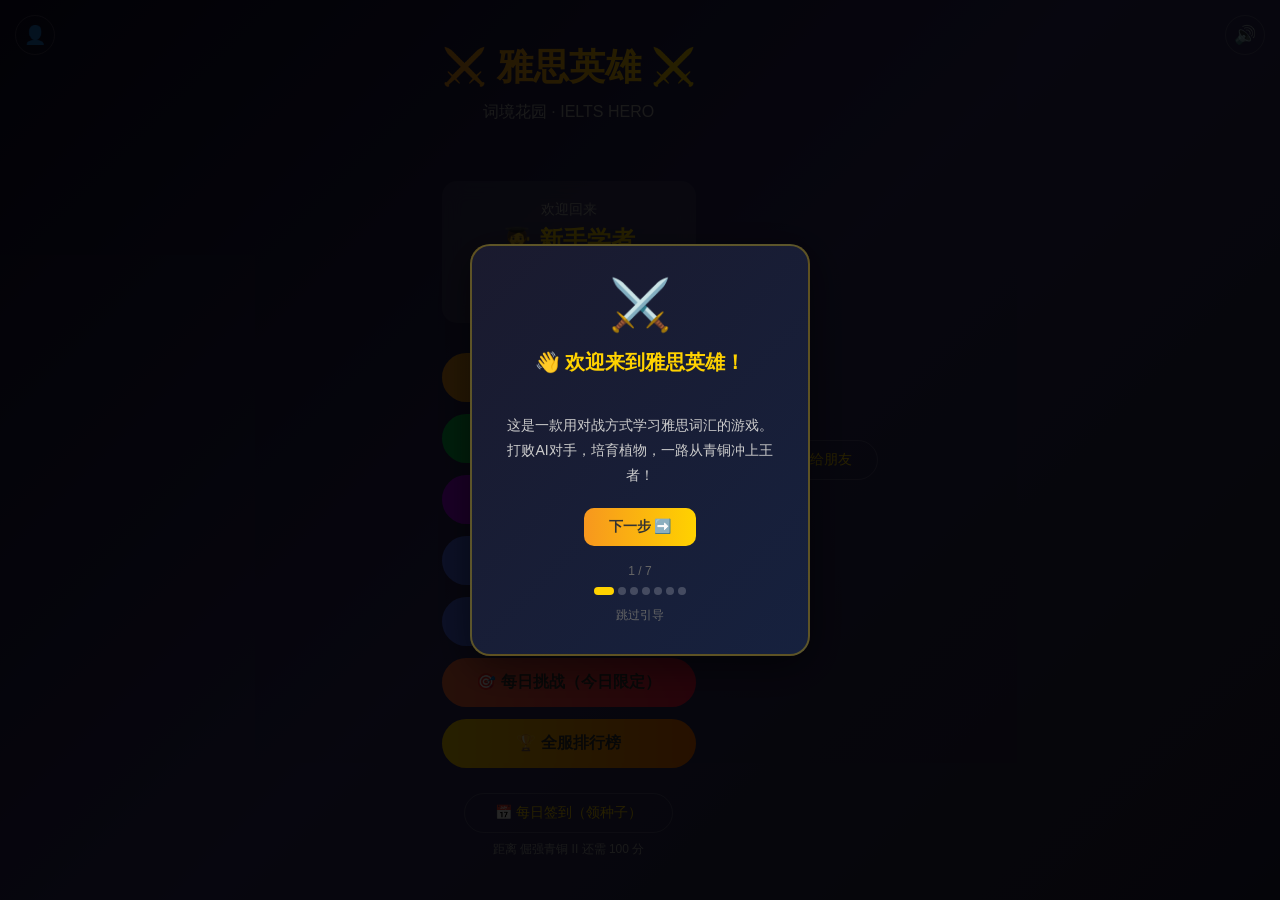
<file: index.html>
<!DOCTYPE html>
<html lang="zh">
<head>
    <meta charset="UTF-8">
    <meta name="viewport" content="width=device-width, initial-scale=1.0, maximum-scale=1.0, user-scalable=no">
    <!-- 添加手机端优化 -->
    <meta name="apple-mobile-web-app-capable" content="yes">
    <meta name="apple-mobile-web-app-status-bar-style" content="black-translucent">
    <meta name="theme-color" content="#302b63">
    <title>雅思英雄·词境花园</title>
    <style>
        /* ===== 基础样式 ===== */
        * {
            margin: 0;
            padding: 0;
            box-sizing: border-box;
        }

        body {
            font-family: 'Microsoft YaHei', sans-serif;
            background: linear-gradient(135deg, #0f0c29, #302b63, #24243e);
            min-height: 100vh;
            display: flex;
            justify-content: center;
            align-items: center;
            color: white;
        }

        .game-container {
            text-align: center;
            padding: 40px;
        }

        h1 {
            font-size: 36px;
            margin-bottom: 10px;
            background: linear-gradient(to right, #f7971e, #ffd200);
            -webkit-background-clip: text;
            -webkit-text-fill-color: transparent;
        }

        .subtitle {
            color: #aaa;
            margin-bottom: 40px;
        }

        .start-btn {
            background: linear-gradient(to right, #f7971e, #ffd200);
            border: none;
            padding: 15px 60px;
            font-size: 20px;
            border-radius: 50px;
            cursor: pointer;
            color: #333;
            font-weight: bold;
            transition: transform 0.2s;
        }

            .start-btn:hover {
                transform: scale(1.1);
            }
    </style>
</head>
<body>
    <div class="game-container">
    <h1>⚔️ 雅思英雄 ⚔️</h1>
    <p class="subtitle">词境花园 · IELTS HERO</p>
    <br>

    <!-- 玩家信息卡 -->
    <div id="playerCard" style="
        background: rgba(255,255,255,0.1);
        border-radius: 15px;
        padding: 20px;
        margin-bottom: 30px;
        backdrop-filter: blur(10px);
    ">
        <p style="font-size:14px; color:#aaa;">欢迎回来</p>
        <h2 id="playerName" style="color:#ffd200; margin:5px 0;">新手学者</h2>
        <p style="color:#aaa;">
            🏅 段位：<span id="playerRank" style="color:#cd7f32;">倔强青铜 I</span>
        </p>
        <p style="color:#aaa;">
            ⭐ 积分：<span id="playerScore" style="color:#ffd200;">0</span> | 
            🌱 植物：<span id="plantCount" style="color:#64dd17;">0</span> 棵
        </p>
    </div>
    <button onclick="toggleSound(); this.textContent = soundEnabled ? '🔊' : '🔇';"
        style="position:fixed; top:15px; right:15px; background:none; border:1px solid rgba(255,255,255,0.2);
        color:white; width:40px; height:40px; border-radius:50%; cursor:pointer; font-size:18px;">
        🔊
    </button>
    <!-- 模式选择 -->
    <div style="display: grid; gap: 12px; max-width: 300px; margin: 0 auto;">
        <button class="start-btn" onclick="location.href='game.html'" style="width:100%; font-size:16px; padding:14px;">
            ⚔️ 词汇对拼
        </button>
        <button class="start-btn" onclick="location.href='plant.html'" style="width:100%; font-size:16px; padding:14px; background:linear-gradient(to right, #00c853, #64dd17);">
            🌱 我的花园
        </button>
        <button class="start-btn" onclick="alert('🚧 排位赛即将开放！')" style="width:100%; font-size:16px; padding:14px; background:linear-gradient(to right, #aa00ff, #e040fb);">
            🏆 排位赛（即将开放）
        </button>
        <button class="start-btn" onclick="location.href='stats.html'" style="width:100%; font-size:16px; padding:14px; background:linear-gradient(to right, #536dfe, #2979ff);">
            📊 战绩统计
        </button>
        <button class="start-btn" onclick="location.href='listening.html'" style="width:100%; font-size:16px; padding:14px; background:linear-gradient(to right, #536dfe, #2979ff);">
            🎧 听力模式
        </button>
        <button onclick="location.href='profile.html'"style="position:fixed; top:15px; left:15px; background:none; border:1px solid rgba(255,255,255,0.2);
        color:white; width:40px; height:40px; border-radius:50%; cursor:pointer; font-size:18px;">
            👤
        </button>
        <button class="start-btn" onclick="location.href='challenge.html'"style="width:100%; font-size:16px; padding:14px; background:linear-gradient(to right, #ff6e40, #ff1744);">
            🎯 每日挑战（今日限定）
        </button>
        <button class="start-btn" onclick="location.href='leaderboard.html'"style="width:100%; font-size:16px; padding:14px; background:linear-gradient(to right, #ffd200, #ff6d00);">
            🏆 全服排行榜
        </button>
    </div>

    <!-- 每日签到 -->
    <div style="margin-top:25px;">
        <button onclick="dailySignIn()" style="
            background: none;
            border: 1px solid rgba(255,255,255,0.2);
            color: #ffd200;
            padding: 10px 30px;
            border-radius: 25px;
            cursor: pointer;
            font-size: 14px;
        ">
            📅 每日签到（领种子）
        </button>
        <p id="signInMsg" style="color:#aaa; font-size:12px; margin-top:8px;"></p>
    </div>
</div>
<div style="text-align:center; margin-top:20px;">
    <button onclick="shareGame()" style="
        background: none; border: 1px solid rgba(255,255,255,0.2);
        color: #ffd200; padding: 10px 25px; border-radius: 25px;
        cursor: pointer; font-size: 14px;">
        📤 分享给朋友
    </button>
</div>

<script>
function shareGame() {
    const data = loadGameData();
    const rank = getRank(data.score || 0);
    const shareText = `🎮 我在「雅思英雄」已经达到${rank.icon}${rank.name}！累计积分${data.score || 0}分！\n快来挑战我吧 👉 ${window.location.origin}${window.location.pathname.replace('index.html', '')}splash.html`;

    // 尝试使用原生分享
    if (navigator.share) {
        navigator.share({
            title: '雅思英雄 · 词境花园',
            text: shareText,
            url: window.location.href
        }).catch(() => {});
    } else {
        // 复制到剪贴板
        navigator.clipboard.writeText(shareText).then(() => {
            alert('✅ 分享内容已复制到剪贴板！\n去微信/QQ粘贴发送给朋友吧~');
        }).catch(() => {
            // 兜底方案
            const input = document.createElement('textarea');
            input.value = shareText;
            document.body.appendChild(input);
            input.select();
            document.execCommand('copy');
            document.body.removeChild(input);
            alert('✅ 分享内容已复制到剪贴板！');
        });
    }
}
</script>
<script src="rank.js"></script>
<script src="achievements.js"></script>
<script src="tutorial.js"></script>
<script>
// ===== 读取本地存档 =====
function loadGameData() {
    let data = localStorage.getItem('ieltsHeroData');
    if (!data) {
        // 首次游玩，创建初始数据
        data = {
            name: "新手学者",
            rank: "倔强青铜 I",
            score: 0,
            seeds: 5,         // 种子数量
            fertilizer: 0,    // 肥料
            plants: [],        // 植物列表
            totalWins: 0,
            totalGames: 0,
            combo: 0,
            lastSignIn: "",    // 上次签到日期
            signInDays: 0      // 连续签到天数
        };
        localStorage.setItem('ieltsHeroData', JSON.stringify(data));
    } else {
        data = JSON.parse(data);
    }
    return data;
}

// ===== 保存数据 =====
function saveGameData(data) {
    localStorage.setItem('ieltsHeroData', JSON.stringify(data));
}

// ===== 更新首页显示 =====
function updateHomeUI() {
    const data = loadGameData();
    const rank = getRank(data.score || 0);
    const nextInfo = getNextRankInfo(data.score || 0);
    
    document.getElementById('playerName').textContent = data.name;
    document.getElementById('playerRank').textContent = data.rank;
    document.getElementById('playerScore').textContent = data.score;
    document.getElementById('plantCount').textContent = data.plants.length;
    // 显示头像+昵称
    document.getElementById('playerName').textContent = 
        (data.avatar || '🧑‍🎓') + ' ' + (data.name || '新手学者');
    document.getElementById('playerRank').textContent = rank.icon + " " + rank.name;
    document.getElementById('playerRank').style.color = rank.color;
    document.getElementById('playerScore').textContent = data.score || 0;
    document.getElementById('plantCount').textContent = (data.plants || []).length;
     // 段位进度条（如果还没到最高段位）
    if (nextInfo.nextRank) {
        document.getElementById('signInMsg').textContent = 
            `距离 ${nextInfo.nextRank.name} 还需 ${nextInfo.pointsNeeded} 分`;
    }
}

// ===== 每日签到 =====
function dailySignIn() {
    let data = loadGameData();
    const today = new Date().toDateString();

    if (data.lastSignIn === today) {
        document.getElementById('signInMsg').textContent = "✅ 今天已经签到过了哦~";
        return;
    }

    // 判断是否连续签到
    const yesterday = new Date(Date.now() - 86400000).toDateString();
    if (data.lastSignIn === yesterday) {
        data.signInDays += 1;
    } else {
        data.signInDays = 1;
    }

    // 发放奖励
    let seedReward = 3 + data.signInDays; // 连续签到越多，种子越多
    data.seeds += seedReward;
    data.lastSignIn = today;

    // 连续7天额外奖励
    let bonusMsg = "";
    if (data.signInDays % 7 === 0) {
        data.fertilizer += 3;
        bonusMsg = " | 🎁 连续7天奖励：肥料x3！";
    }

    saveGameData(data);
    updateHomeUI();

    document.getElementById('signInMsg').textContent = 
        `🎉 签到成功！连续${data.signInDays}天 | 获得种子x${seedReward}${bonusMsg}`;
}

// 页面加载时更新UI
updateHomeUI();
// 首次进入显示引导
showTutorial('home');
checkAndShowAchievements();
</script>
</body>
</html>
</file>
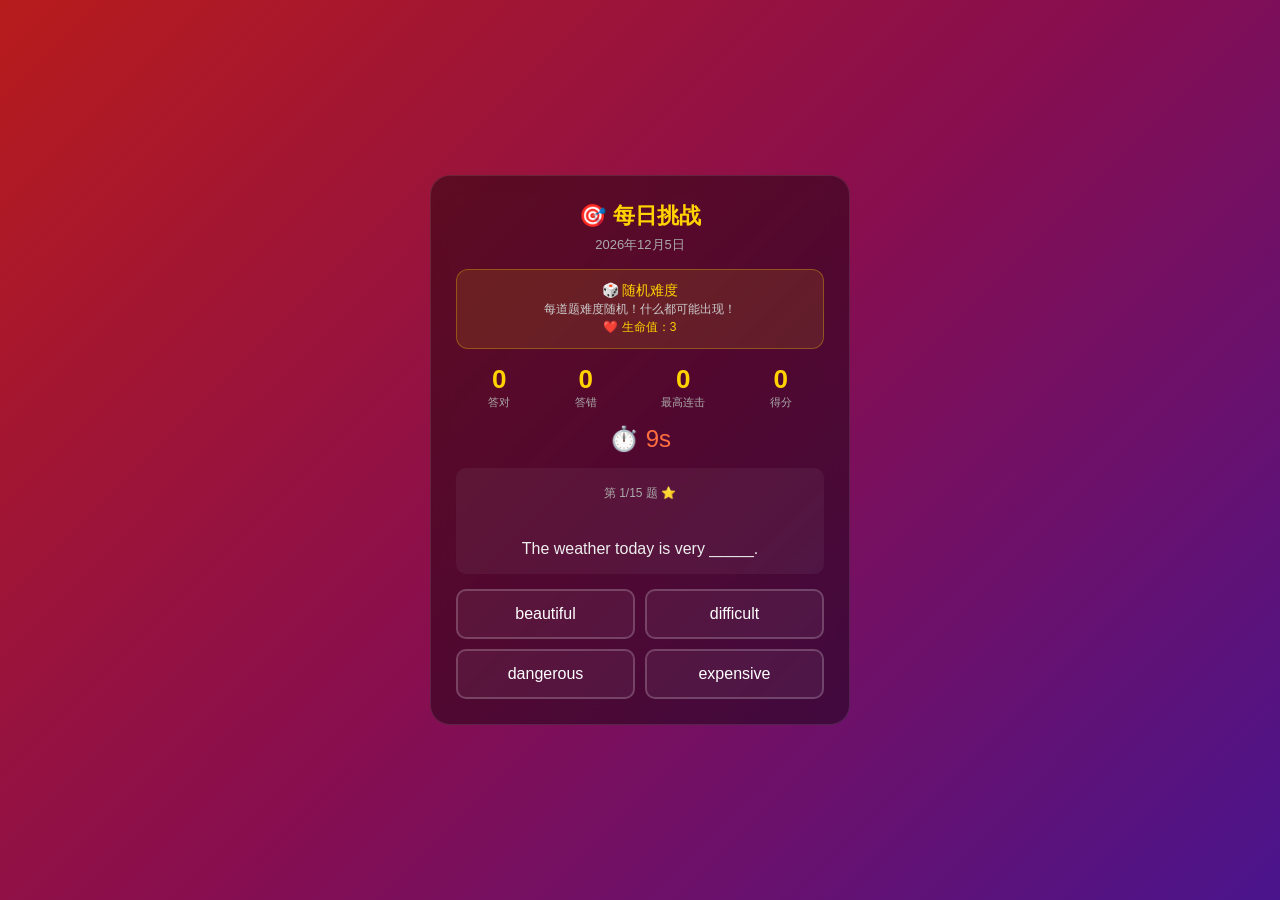
<file: challenge.html>
<!DOCTYPE html>
<html lang="zh">
<head>
    <meta charset="UTF-8">
    <meta name="viewport" content="width=device-width, initial-scale=1.0, maximum-scale=1.0, user-scalable=no">
    <title>每日挑战 - 雅思英雄</title>
    <link rel="stylesheet" href="style.css">
    <style>
        * { margin: 0; padding: 0; box-sizing: border-box; }
        body {
            font-family: 'Microsoft YaHei', sans-serif;
            background: linear-gradient(135deg, #b71c1c, #880e4f, #4a148c);
            min-height: 100vh;
            display: flex;
            justify-content: center;
            align-items: center;
            color: white;
        }
        .game-box {
            background: rgba(0,0,0,0.4);
            border-radius: 20px;
            padding: 25px;
            width: 420px;
            backdrop-filter: blur(10px);
            border: 1px solid rgba(255,255,255,0.1);
        }
        .challenge-header {
            text-align: center;
            margin-bottom: 15px;
        }
        .challenge-header h2 { color: #ffd200; font-size: 22px; }
        .challenge-header p { color: #aaa; font-size: 13px; margin-top: 5px; }

        .challenge-rule {
            background: rgba(255,210,0,0.1);
            border: 1px solid rgba(255,210,0,0.3);
            border-radius: 12px;
            padding: 12px 15px;
            text-align: center;
            margin-bottom: 15px;
            font-size: 14px;
            color: #ffd200;
        }

        .stats-row {
            display: flex;
            justify-content: space-around;
            margin-bottom: 15px;
        }
        .stat-item { text-align: center; }
        .stat-num { font-size: 26px; font-weight: bold; color: #ffd200; }
        .stat-lbl { font-size: 11px; color: #aaa; }

        .timer { text-align: center; font-size: 24px; color: #ff6e40; margin: 8px 0; }

        .sentence {
            text-align: center;
            font-size: 16px;
            line-height: 1.8;
            color: #eee;
            margin: 15px 0;
            padding: 10px;
            background: rgba(255,255,255,0.05);
            border-radius: 10px;
        }

        .options { display: grid; grid-template-columns: 1fr 1fr; gap: 10px; margin-top: 15px; }
        .opt-btn {
            padding: 14px;
            border: 2px solid rgba(255,255,255,0.2);
            background: rgba(255,255,255,0.05);
            color: white; border-radius: 10px;
            font-size: 16px; cursor: pointer;
            transition: all 0.3s;
        }
        .opt-btn:hover { background: rgba(255,210,0,0.2); border-color: #ffd200; }
        .opt-btn.correct { background: rgba(0,200,83,0.4); border-color: #00c853; }
        .opt-btn.wrong { background: rgba(255,23,68,0.4); border-color: #ff1744; }

        @media screen and (max-width: 480px) {
            .game-box { width: 100%; padding: 20px 15px; }
            .options { grid-template-columns: 1fr; }
            .opt-btn { min-height: 50px; }
        }
    </style>
</head>
<body>
    <div class="game-box">
        <div class="challenge-header">
            <h2>🎯 每日挑战</h2>
            <p id="challengeDate">2024年1月1日</p>
        </div>

        <!-- 今日规则 -->
        <div class="challenge-rule" id="ruleBox">
            加载中...
        </div>

        <!-- 统计 -->
        <div class="stats-row">
            <div class="stat-item">
                <div class="stat-num" id="correctCount">0</div>
                <div class="stat-lbl">答对</div>
            </div>
            <div class="stat-item">
                <div class="stat-num" id="wrongCount">0</div>
                <div class="stat-lbl">答错</div>
            </div>
            <div class="stat-item">
                <div class="stat-num" id="streakCount">0</div>
                <div class="stat-lbl">最高连击</div>
            </div>
            <div class="stat-item">
                <div class="stat-num" id="totalScore">0</div>
                <div class="stat-lbl">得分</div>
            </div>
        </div>

        <div class="timer">⏱️ <span id="timeLeft">0</span>s</div>

        <!-- 题目 -->
        <div class="sentence" id="questionText">加载中...</div>

        <!-- 选项 -->
        <div class="options" id="optionsBox"></div>
    </div>

    <script src="wordbank.js"></script>
    <script src="rank.js"></script>
    <script src="effects.js"></script>
    <script src="sound.js"></script>
    <script src="achievements.js"></script>
    <script>
    // ============================================
    //   🎯 每日挑战 - 每天不同规则
    // ============================================

    // 用日期生成"伪随机"种子，同一天所有人看到一样的挑战
    function getDaySeed() {
        const today = new Date();
        return today.getFullYear() * 10000 + (today.getMonth() + 1) * 100 + today.getDate();
    }

    // 每日挑战规则（7种，一周轮换）
    const CHALLENGE_RULES = [
        {
            name: "⚡ 极速模式",
            desc: "每题只有5秒！考验你的反应速度！",
            timePerQuestion: 5,
            questionCount: 15,
            scoreMultiplier: 2,
            lives: 3
        },
        {
            name: "❤️ 一命通关",
            desc: "只有1条命！答错一次直接结束！",
            timePerQuestion: 15,
            questionCount: 20,
            scoreMultiplier: 3,
            lives: 1
        },
        {
            name: "🔥 连击大师",
            desc: "连击越高分数越高！断连击就结束！",
            timePerQuestion: 10,
            questionCount: 20,
            scoreMultiplier: 1,
            lives: 999, // 不限命
            endOnComboBreak: true
        },
        {
            name: "📚 词汇马拉松",
            desc: "尽可能多地答题！30题超长挑战！",
            timePerQuestion: 8,
            questionCount: 30,
            scoreMultiplier: 1.5,
            lives: 5
        },
        {
            name: "⭐ 高难挑战",
            desc: "全部是钻石+难度的题目！",
            timePerQuestion: 12,
            questionCount: 10,
            scoreMultiplier: 3,
            lives: 3,
            forceDifficulty: { min: 4, max: 5 }
        },
        {
            name: "⏰ 倒计时总挑战",
            desc: "总时间只有90秒！能答多少答多少！",
            timePerQuestion: 999, // 不单独计时
            totalTime: 90,
            questionCount: 50,
            scoreMultiplier: 2,
            lives: 999,
            useTotalTime: true
        },
        {
            name: "🎲 随机难度",
            desc: "每道题难度随机！什么都可能出现！",
            timePerQuestion: 10,
            questionCount: 15,
            scoreMultiplier: 2,
            lives: 3,
            forceDifficulty: { min: 1, max: 5 }
        }
    ];

    // ============================================
    //   🎮 游戏状态
    // ============================================
    const daySeed = getDaySeed();
    const todayRule = CHALLENGE_RULES[daySeed % CHALLENGE_RULES.length];
    const today = new Date();

    let correctCount = 0;
    let wrongCount = 0;
    let currentCombo = 0;
    let maxCombo = 0;
    let totalScore = 0;
    let livesLeft = todayRule.lives;
    let currentQuestion = 0;
    let timeLeft = todayRule.useTotalTime ? todayRule.totalTime : todayRule.timePerQuestion;
    let timer = null;
    let canAnswer = true;

    // 检查今天是否已经玩过
    function checkAlreadyPlayed() {
        const lastPlay = localStorage.getItem('ieltsHero_challengeDate');
        return lastPlay === today.toDateString();
    }

    // 获取题目
    let questions;
    if (todayRule.forceDifficulty) {
        questions = getQuestionsByDifficulty(todayRule.forceDifficulty.min, todayRule.forceDifficulty.max);
    } else {
        const playerData = JSON.parse(localStorage.getItem('ieltsHeroData') || '{}');
        questions = getMatchedQuestions(playerData.score || 0, 50);
    }

    // 用日期种子打乱（同一天顺序相同）
    function seededShuffle(arr, seed) {
        let s = seed;
        const random = () => { s = (s * 9301 + 49297) % 233280; return s / 233280; };
        for (let i = arr.length - 1; i > 0; i--) {
            const j = Math.floor(random() * (i + 1));
            [arr[i], arr[j]] = [arr[j], arr[i]];
        }
        return arr;
    }
    questions = seededShuffle([...questions], daySeed).slice(0, todayRule.questionCount);

    // ============================================
    //   🎮 游戏逻辑
    // ============================================

    function initChallenge() {
        // 显示日期和规则
        document.getElementById('challengeDate').textContent =
            `${today.getFullYear()}年${today.getMonth() + 1}月${today.getDate()}日`;
        document.getElementById('ruleBox').innerHTML =
            `${todayRule.name}<br><span style="font-size:12px; color:#ccc;">${todayRule.desc}</span>` +
            (todayRule.lives < 100 ? `<br><span style="font-size:12px;">❤️ 生命值：${livesLeft}</span>` : '');

        // 检查是否已经玩过
        if (checkAlreadyPlayed()) {
            showAlreadyPlayed();
            return;
        }

        loadQuestion();
    }

    function showAlreadyPlayed() {
        const best = JSON.parse(localStorage.getItem('ieltsHero_challengeBest') || '{}');
        const box = document.querySelector('.game-box');
        box.innerHTML = `
            <div style="text-align:center; padding:30px 0;">
                <h2 style="color:#ffd200;">🎯 今日挑战已完成！</h2>
                <p style="color:#aaa; margin:15px 0;">明天再来挑战新的规则吧~</p>
                <div style="background:rgba(255,255,255,0.05); border-radius:12px; padding:15px; margin:15px 0;">
                    <p style="color:#ffd200; font-size:24px; font-weight:bold;">${best.score || 0} 分</p>
                    <p style="color:#aaa; font-size:13px; margin-top:5px;">
                        答对 ${best.correct || 0} | 答错 ${best.wrong || 0} | 最高连击 ${best.maxCombo || 0}
                    </p>
                </div>
                <button onclick="location.href='index.html'" style="
                    padding:12px 30px; background:linear-gradient(to right,#f7971e,#ffd200);
                    border:none; border-radius:12px; font-size:15px;
                    cursor:pointer; color:#333; font-weight:bold;
                ">🏠 返回首页</button>
            </div>
        `;
    }

    function loadQuestion() {
        if (currentQuestion >= questions.length) {
            endChallenge();
            return;
        }

        canAnswer = true;
        const q = questions[currentQuestion];

        document.getElementById('questionText').innerHTML =
            `<span style="color:#aaa; font-size:12px;">第 ${currentQuestion + 1}/${questions.length} 题 ${getDifficultyStars(q.difficulty)}</span><br><br>${q.sentence}`;

        const optionsBox = document.getElementById('optionsBox');
        optionsBox.innerHTML = '';
        q.options.forEach((opt, index) => {
            const btn = document.createElement('button');
            btn.className = `opt-btn animated-entry-delay-${index + 1}`;
            btn.textContent = opt;
            btn.onclick = () => selectAnswer(index);
            optionsBox.appendChild(btn);
        });

        // 计时（非总时间模式才重置）
        if (!todayRule.useTotalTime) {
            timeLeft = todayRule.timePerQuestion;
            clearInterval(timer);
        }
        if (!timer) {
            timer = setInterval(countdown, 1000);
        }
        document.getElementById('timeLeft').textContent = timeLeft;
    }

    function countdown() {
        timeLeft--;
        document.getElementById('timeLeft').textContent = timeLeft;
        if (timeLeft <= 3 && timeLeft > 0) Sound.urgentTick();
        if (timeLeft <= 0) {
            clearInterval(timer);
            timer = null;
            if (todayRule.useTotalTime) {
                endChallenge();
            } else {
                handleWrong();
                currentQuestion++;
                if (livesLeft > 0) {
                    setTimeout(loadQuestion, 1500);
                }
            }
        }
    }

    function selectAnswer(choice) {
        if (!canAnswer) return;
        canAnswer = false;
        if (!todayRule.useTotalTime) clearInterval(timer);
        timer = null;

        const q = questions[currentQuestion];
        const buttons = document.querySelectorAll('.opt-btn');
        buttons[q.answer].classList.add('correct');

        if (choice === q.answer) {
            handleCorrect();
        } else {
            buttons[choice].classList.add('wrong');
            handleWrong();
        }

        updateUI();

        currentQuestion++;
        if (livesLeft <= 0) {
            setTimeout(endChallenge, 1500);
        } else {
            setTimeout(loadQuestion, 1500);
        }
    }

    function handleCorrect() {
        Sound.correct();
        flashScreen(true);
        correctCount++;
        currentCombo++;
        if (currentCombo > maxCombo) maxCombo = currentCombo;

        let points = 10 * todayRule.scoreMultiplier + currentCombo * 5;
        totalScore += Math.round(points);

        if (currentCombo >= 3) {
            showComboEffect(currentCombo);
            Sound.combo(currentCombo);
        }
    }

    function handleWrong() {
        Sound.wrong();
        flashScreen(false);
        wrongCount++;

        // 连击模式：断连击直接结束
        if (todayRule.endOnComboBreak && currentCombo > 0) {
            livesLeft = 0;
            return;
        }

        currentCombo = 0;
        livesLeft--;

        if (livesLeft > 0 && livesLeft < 100) {
            document.getElementById('ruleBox').innerHTML =
                `${todayRule.name} | <span style="color:#ff1744;">❤️ 剩余生命：${livesLeft}</span>`;
        }
    }

    function updateUI() {
        document.getElementById('correctCount').textContent = correctCount;
        document.getElementById('wrongCount').textContent = wrongCount;
        document.getElementById('streakCount').textContent = maxCombo;
        document.getElementById('totalScore').textContent = totalScore;
    }

    function endChallenge() {
        clearInterval(timer);

        // 保存记录
        localStorage.setItem('ieltsHero_challengeDate', today.toDateString());
        localStorage.setItem('ieltsHero_challengeBest', JSON.stringify({
            score: totalScore, correct: correctCount,
            wrong: wrongCount, maxCombo: maxCombo
        }));

        // 给奖励
        let data = JSON.parse(localStorage.getItem('ieltsHeroData') || '{}');
        const reward = Math.round(totalScore * 0.5);
        data.score = (data.score || 0) + reward;
        data.seeds = (data.seeds || 0) + Math.max(3, Math.round(correctCount * 0.5));
        if (correctCount >= 10) data.fertilizer = (data.fertilizer || 0) + 2;
        localStorage.setItem('ieltsHeroData', JSON.stringify(data));
        updateRank();

        // 显示结算
        const box = document.querySelector('.game-box');
        const grade = correctCount >= questions.length * 0.8 ? 'S' :
                      correctCount >= questions.length * 0.6 ? 'A' :
                      correctCount >= questions.length * 0.4 ? 'B' : 'C';
        const gradeColor = { S: '#ffd200', A: '#00c853', B: '#2979ff', C: '#aaa' };

        if (grade === 'S') showVictoryParticles();
        Sound.victory();

        box.innerHTML = `
            <div class="animated-entry" style="text-align:center; padding:20px 0;">
                <h2 style="color:#ffd200; margin-bottom:5px;">🎯 挑战完成！</h2>
                <p style="color:#aaa; font-size:13px;">${todayRule.name}</p>

                <div style="font-size:72px; margin:15px 0; color:${gradeColor[grade]}; font-weight:bold;
                    text-shadow: 0 0 30px ${gradeColor[grade]};">
                    ${grade}
                </div>

                <div style="display:grid; grid-template-columns:1fr 1fr; gap:8px; margin:15px 0;">
                    <div style="background:rgba(255,255,255,0.05); padding:10px; border-radius:10px;">
                        <div style="color:#ffd200; font-size:22px; font-weight:bold;">${totalScore}</div>
                        <div style="color:#aaa; font-size:11px;">总分</div>
                    </div>
                    <div style="background:rgba(255,255,255,0.05); padding:10px; border-radius:10px;">
                        <div style="color:#00c853; font-size:22px; font-weight:bold;">${correctCount}/${correctCount + wrongCount}</div>
                        <div style="color:#aaa; font-size:11px;">正确率</div>
                    </div>
                    <div style="background:rgba(255,255,255,0.05); padding:10px; border-radius:10px;">
                        <div style="color:#ff6e40; font-size:22px; font-weight:bold;">${maxCombo}</div>
                        <div style="color:#aaa; font-size:11px;">最高连击</div>
                    </div>
                    <div style="background:rgba(255,255,255,0.05); padding:10px; border-radius:10px;">
                        <div style="color:#64dd17; font-size:22px; font-weight:bold;">+${reward}</div>
                        <div style="color:#aaa; font-size:11px;">获得积分</div>
                    </div>
                </div>

                <p style="color:#64dd17; font-size:13px; margin-bottom:15px;">
                    🌰 种子 +${Math.max(3, Math.round(correctCount * 0.5))}
                    ${correctCount >= 10 ? '| 💧 肥料 +2' : ''}
                </p>

                <p style="color:#aaa; font-size:12px; margin-bottom:15px;">明天再来挑战新规则！</p>

                <div style="display:grid; gap:8px;">
                    <button onclick="location.href='game.html'" style="
                        padding:12px; background:linear-gradient(to right,#f7971e,#ffd200);
                        border:none; border-radius:10px; font-size:14px;
                        cursor:pointer; color:#333; font-weight:bold;
                    ">⚔️ 去词汇对拼</button>
                    <button onclick="location.href='index.html'" style="
                        padding:12px; background:none; border:1px solid rgba(255,255,255,0.2);
                        border-radius:10px; font-size:14px; cursor:pointer; color:white;
                    ">🏠 返回首页</button>
                </div>
            </div>
        `;

        setTimeout(() => checkAndShowAchievements(), 2000);
    }

    // 🚀 启动！
    initChallenge();
    </script>
</body>
</html>
</file>
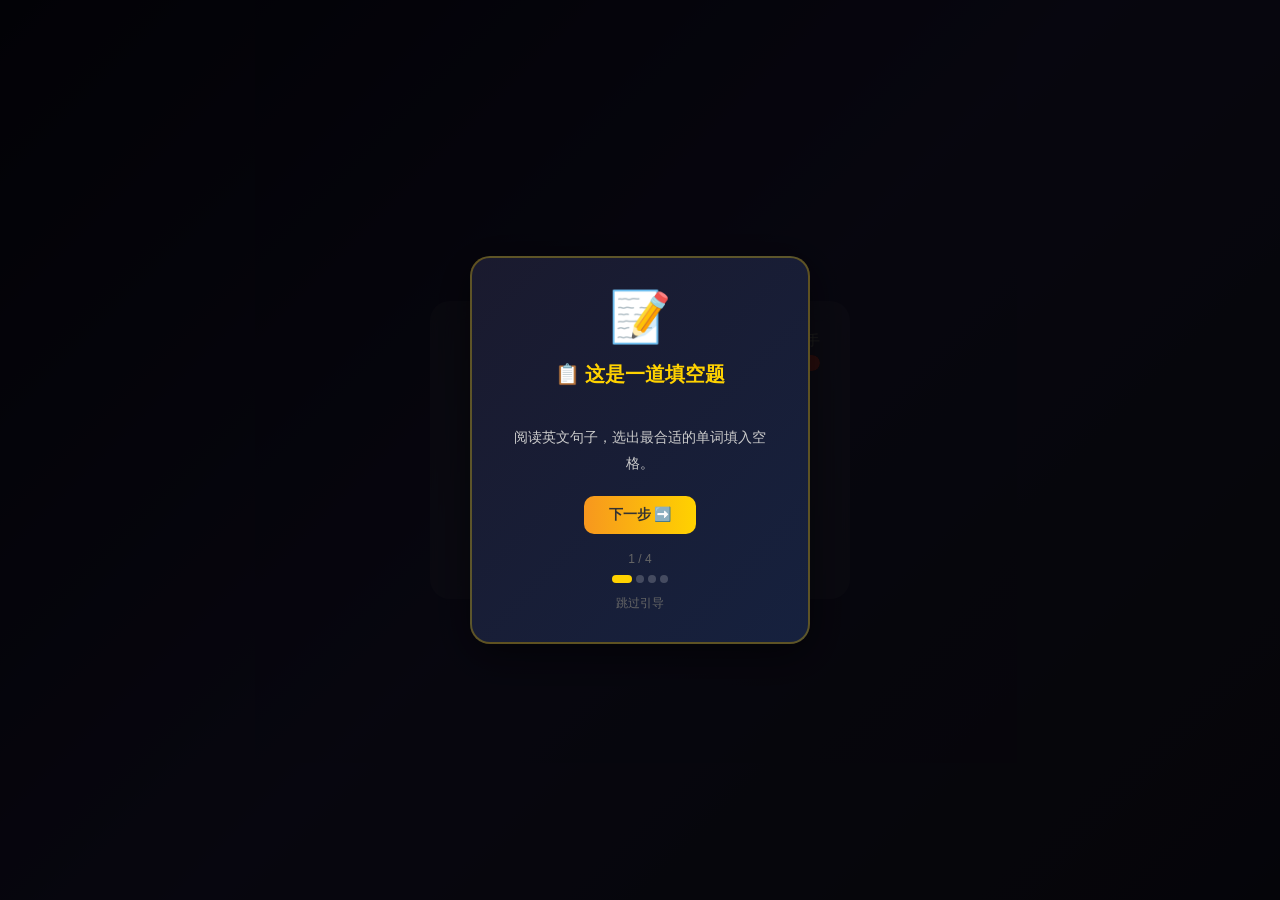
<file: game.html>
<!DOCTYPE html>
<html lang="zh">
<head>
    <meta charset="UTF-8">
    <meta name="viewport" content="width=device-width, initial-scale=1.0">
    <title>词汇对拼 - 雅思英雄</title>
    <link rel="stylesheet" href="style.css">
    <style>
        * { margin: 0; padding: 0; box-sizing: border-box; }
        body {
            font-family: 'Microsoft YaHei', sans-serif;
            background: linear-gradient(135deg, #0f0c29, #302b63, #24243e);
            min-height: 100vh;
            display: flex;
            justify-content: center;
            align-items: center;
            color: white;
        }
        .game-box {
            background: rgba(255,255,255,0.1);
            border-radius: 20px;
            padding: 30px;
            width: 420px;
            backdrop-filter: blur(10px);
        }

        /* 血条样式 */
        .hp-bar {
            display: flex;
            justify-content: space-between;
            margin-bottom: 20px;
        }
        .hp-label { font-size: 14px; color: #aaa; }
        .hp-track {
            width: 150px;
            height: 16px;
            background: #333;
            border-radius: 10px;
            overflow: hidden;
            margin-top: 5px;
        }
        .hp-fill {
            height: 100%;
            border-radius: 10px;
            transition: width 0.5s;
        }
        .hp-fill.player { background: linear-gradient(to right, #00c853, #64dd17); }
        .hp-fill.enemy { background: linear-gradient(to right, #ff1744, #ff5252); }

        /* 题目区 */
        .question-area {
            text-align: center;
            margin: 20px 0;
        }
        .question-area h3 {
            color: #ffd200;
            margin-bottom: 15px;
        }
        .sentence {
            font-size: 16px;
            line-height: 1.8;
            color: #ddd;
        }

        /* 选项按钮 */
        .options {
            display: grid;
            grid-template-columns: 1fr 1fr;
            gap: 10px;
            margin-top: 20px;
        }
        .opt-btn {
            padding: 12px;
            border: 2px solid rgba(255,255,255,0.2);
            background: rgba(255,255,255,0.05);
            color: white;
            border-radius: 10px;
            font-size: 16px;
            cursor: pointer;
            transition: all 0.3s;
        }
        .opt-btn:hover {
            background: rgba(247, 151, 30, 0.3);
            border-color: #f7971e;
        }
        .opt-btn.correct {
            background: rgba(0, 200, 83, 0.4);
            border-color: #00c853;
        }
        .opt-btn.wrong {
            background: rgba(255, 23, 68, 0.4);
            border-color: #ff1744;
        }

        /* 计时器 */
        .timer {
            text-align: center;
            font-size: 28px;
            color: #ffd200;
            margin: 10px 0;
        }

        /* 得分 */
        .score-area {
            text-align: center;
            margin-top: 15px;
            color: #aaa;
        }
    </style>
</head>
<body>
    <div class="game-box">
        <!-- 血条区域 -->
        <div class="hp-bar">
            <div id="buffBar" style="
                text-align: center;
                font-size: 12px;
                color: #64dd17;
                margin-bottom: 10px;
                min-height: 16px;
            "></div>
            <div>
                <span class="hp-label">🧑 你</span>
                <div class="hp-track">
                    <div class="hp-fill player" id="playerHp" style="width:100%"></div>
                </div>
            </div>
            <div style="text-align:right">
                <span class="hp-label" id="enemyName">🤖 对手</span>
                <div class="hp-track">
                    <div class="hp-fill enemy" id="enemyHp" style="width:100%"></div>
                </div>
            </div>
        </div>

        <!-- 计时器 -->
        <div class="timer">⏱️ <span id="timeLeft">10</span>s</div>

        <!-- 题目 -->
        <div class="question-area">
            <h3 id="questionTitle">第 1 题</h3>
            <p class="sentence" id="questionText">加载中...</p>
        </div>

        <!-- 选项 -->
        <div class="options" id="optionsBox">
            <!-- 动态生成 -->
        </div>

        <!-- 得分 -->
        <div class="score-area">
            ⭐ 得分：<span id="score">0</span> 分 | 
            🔥 连击：<span id="combo">0</span>
        </div>
    </div>
    <script src="wordbank.js"></script> 
    <script src="effects.js"></script>
    <script src="rank.js"></script>
    <script src="sound.js"></script>
    <script src="ai.js"></script>
    <script src="buff.js"></script>
    <script src="tutorial.js"></script>
    <script>
        // ===== 根据玩家段位加载匹配难度的题目 =====
        const playerData = JSON.parse(localStorage.getItem('ieltsHeroData') || '{}');
        const playerScore = playerData.score || 0;
        const wordBank = getMatchedQuestions(playerScore, 10);
        const diffRange = getDifficultyForScore(playerScore);
        // ============================================
        //   🎮 游戏状态
        // ============================================
        // ===== AI对手 =====
        const aiOpponent = getAIOpponent(playerScore);
        let playerHP = 100;
        let enemyHP = 100;
        let score = 0;
        let combo = 0;
        let currentQuestion = 0;
        let timeLeft = 10;
        let timer = null;
        let canAnswer = true;
        // ===== 计算植物BUFF =====
        const activeBuffs = calculateTotalBuffs();
        const BASE_TIME = 10; // 基础答题时间
        const TOTAL_TIME = BASE_TIME + activeBuffs.extraTime; // 加上BUFF时间

        // ============================================
        //   🔧 游戏函数
        // ============================================
        // ===== 随机打乱题库 =====
        
        // 加载题目
        function loadQuestion() {
            if (currentQuestion === 0) {
                showTutorial('battle', () => {
                // 引导结束后开始计时
                timeLeft = TOTAL_TIME;
                document.getElementById('timeLeft').textContent = timeLeft;
                clearInterval(timer);
                timer = setInterval(countdown, 1000);
            });
            // 如果是第一次玩，先不启动计时器
                const viewedKey = 'ieltsHero_tutorial_battle';
                if (localStorage.getItem(viewedKey) !== 'done') {
                    return; // 等引导结束再加载
                }
            }
            if (currentQuestion === 0) {
                // 显示BUFF信息
                const buffDescs = getBuffDescription(activeBuffs);
                if (buffDescs.length > 0) {
                    document.getElementById('buffBar').textContent = 
                    '🌱 植物加成：' + buffDescs.join(' | ');
                }
            }
            // 显示AI对手信息（第一题时）
            if (currentQuestion === 0) {
                document.getElementById('enemyName').textContent = 
                `${aiOpponent.emoji} ${aiOpponent.name}`;
            }
            if (currentQuestion >= wordBank.length) {
                endGame();
                return;
            }

            canAnswer = true;
            const q = wordBank[currentQuestion];

            document.getElementById('questionTitle').textContent = `第 ${currentQuestion + 1} 题`;
            document.getElementById('questionText').textContent = q.sentence;
            document.getElementById('questionTitle').textContent = 
             `第 ${currentQuestion + 1}/${wordBank.length} 题 ${getDifficultyStars(q.difficulty)}`;

            const optionsBox = document.getElementById('optionsBox');
            optionsBox.innerHTML = '';

            q.options.forEach((opt, index) => {
                const btn = document.createElement('button');
                btn.className = `opt-btn animated-entry-delay-${index + 1}`;
                btn.textContent = opt;
                btn.onclick = () => selectAnswer(index);
                optionsBox.appendChild(btn);
            });

            // 重置计时器
            timeLeft = TOTAL_TIME;
            document.getElementById('timeLeft').textContent = timeLeft;
            clearInterval(timer);
            timer = setInterval(countdown, 1000);
        }

        // 倒计时
        function countdown() {
            timeLeft--;
            document.getElementById('timeLeft').textContent = timeLeft;
            // 🔊 倒计时音效
            if (timeLeft <= 3 && timeLeft > 0) {
                Sound.urgentTick();
            } else if (timeLeft > 3) {
                 Sound.tick();
            }

            if (timeLeft <= 0) {
                clearInterval(timer);
                selectAnswer(-1); // 超时算错
            }
        }

        // 选择答案
        function selectAnswer(choice) {
            if (!canAnswer) return;
            canAnswer = false;
            clearInterval(timer);

            const q = wordBank[currentQuestion];
            const buttons = document.querySelectorAll('.opt-btn');

            // 显示正确答案（绿色）
            buttons[q.answer].classList.add('correct');

            if (choice === q.answer) {
                // ✅ 答对了！
                Sound.correct();
                let damage = 10 + timeLeft * 2 + combo * 3; // 速度越快伤害越高
                // 🌱 应用植物BUFF：得分加成
                damage = Math.round(damage * (1 + activeBuffs.scoreBonus));
                enemyHP = Math.max(0, enemyHP - damage);
                combo++;
                score += damage;
                // ✨ 特效！
                flashScreen(true);
                showDamageNumber(
                    window.innerWidth * 0.65,
                    120,
                    `-${damage}`,
                    'hit'
                );
                if (combo >= 3) {
                    showComboEffect(combo);
                    Sound.combo(combo);
                    
                }

                // 显示反馈
                document.getElementById('questionTitle').textContent = 
                    `✅ 正确！伤害 ${damage} 🔥 连击x${combo}`;
            } else {
                // ❌ 答错了
                Sound.wrong();
                // 答错时
                const damageReceived = Math.max(5, 15 - activeBuffs.reduceDamage);
                playerHP = Math.max(0, playerHP - damageReceived);
                if (choice >= 0) buttons[choice].classList.add('wrong');

                combo = 0;
                // ✨ 特效！
                flashScreen(false);
                shakeElement(document.querySelector('.game-box'));
                showDamageNumber(
                    window.innerWidth * 0.2,
                    120,
                    `-15`,
                    'hit'
                );
                // 答错时显示 tip
                document.getElementById('questionTitle').textContent =
                `❌ ${q.options[q.answer]} → ${q.tip}`;
            }

            // 更新UI
            updateUI();

            // 检查是否有人血量归零
            if (playerHP <= 0 || enemyHP <= 0) {
                setTimeout(endGame, 1500);
                return;
            }

            // 模拟对手答题（AI）
            // 🤖 AI对手答题
            setTimeout(() => {
                const aiResult = aiAnswer(aiOpponent);
                if (aiResult.correct) {
                    // AI答对了，计算AI的伤害
                    let aiDamage = 8 + Math.round((10 - aiResult.time) * 2);
                    playerHP = Math.max(0, playerHP - aiDamage);

                    // 显示AI伤害飘字
                    showDamageNumber(
                        window.innerWidth * 0.2,
                        80,
                        `-${aiDamage}`,
                        'hit'
                    );
                    updateUI();

                    if (playerHP <= 0) {
                        setTimeout(endGame, 1000);
                    }
                }
            }, 500);

            // 1.5秒后下一题
            currentQuestion++;
            setTimeout(loadQuestion, 1500);
        }

        // 更新界面
        function updateUI() {
            document.getElementById('playerHp').style.width = playerHP + '%';
            document.getElementById('enemyHp').style.width = enemyHP + '%';
            document.getElementById('score').textContent = score;
            document.getElementById('combo').textContent = combo;
        }

        // 游戏结束
        function endGame() {
            clearInterval(timer);
            const won = enemyHP <= 0 || playerHP > enemyHP;
            // ✨ 胜利/失败特效
            if (won) {
                Sound.victory();
                showVictoryParticles();
            } else {
                Sound.defeat();
                showDefeatEffect();
            }
            const box = document.querySelector('.game-box');
            // ===== 💾 保存成绩到本地存档 =====
            let data = JSON.parse(localStorage.getItem('ieltsHeroData') || '{}');
            const oldRankName = data.rank || '';
            data.score = (data.score || 0) + score;
            data.totalGames = (data.totalGames || 0) + 1;
            // 📜 记录战绩历史
            let history = JSON.parse(localStorage.getItem('ieltsHeroBattleHistory') || '[]');
            history.push({
                date: new Date().toLocaleDateString(),
                score: score,
                won: won,
                playerHP: playerHP,
                enemyHP: enemyHP
            });
            // 只保留最近50条
            if (history.length > 50) history = history.slice(-50);
            localStorage.setItem('ieltsHeroBattleHistory', JSON.stringify(history));
            // 每赢一局获得种子奖励
            if (won) {
                data.totalWins = (data.totalWins || 0) + 1;
                data.seeds = (data.seeds || 0) + 5;
                data.fertilizer = (data.fertilizer || 0) + 2;
            }
            localStorage.setItem('ieltsHeroData', JSON.stringify(data));
            // 🏅 检查段位变化
            const newRank = updateRank();
            const newRankFullName = newRank.icon + " " + newRank.name;
            // 延迟显示结算画面
            setTimeout(() => {
                const box = document.querySelector('.game-box');
                box.innerHTML = `
                <div class="animated-entry" style="text-align:center; padding:30px 0;">
                    <h1 style="font-size:48px; margin-bottom:15px;">
                        ${won ? '🏆 胜利！' : '💀 失败...'}
                    </h1>
                     <p class="animated-entry-delay-1" style="font-size:20px; color:#ffd200; margin-bottom:5px;">
                        本局得分：${score} 分
                    </p>
                    <p class="animated-entry-delay-2" style="color:#aaa; margin-bottom:5px;">
                        你的血量：${playerHP}% | 对手血量：${enemyHP}%
                    </p>
                    <p class="animated-entry-delay-3" style="color:#64dd17; margin-bottom:5px;">
                        ${won ? '🌱 获得种子 x5 | 💧 获得肥料 x2' : '继续加油！'}
                    </p>
                     <p class="animated-entry-delay-3" style="color:${newRank.color}; margin-bottom:20px;">
                        段位：${newRank.icon} ${newRank.name}
                    </p>
                    <div class="animated-entry-delay-4" style="display:grid; gap:10px;">
                        <button class="opt-btn" onclick="location.reload()"
                            style="padding:14px; font-size:16px; border-color:#ffd200;">
                            🔄 再来一局
                        </button>
                        <button class="opt-btn" onclick="location.href='plant.html'"
                            style="padding:14px; font-size:16px; border-color:#64dd17;">
                            🌱 去花园看看
                        </button>
                        <button class="opt-btn" onclick="location.href='index.html'"
                            style="padding:14px; font-size:16px; border-color:#aaa;">
                            🏠 返回首页
                        </button>
                    </div>
                </div>
                `;
                // 如果段位提升了，显示段位提升特效
                if (oldRankName !== newRankFullName && oldRankName !== '') {
                    setTimeout(() => showRankUpEffect(oldRankName, newRank), 1000);
                }
            }, 500);
            setTimeout(() => checkAndShowAchievements(), 2000);
            syncMyScore(); // 同步到在线排行榜
        }
        

        // ============================================
        //   🚀 启动游戏！
        // ============================================
        loadQuestion(); 
    </script>
    <script src="achievements.js"></script>
    <script src="leaderboard.js"></script>
</body>
</html>
</file>
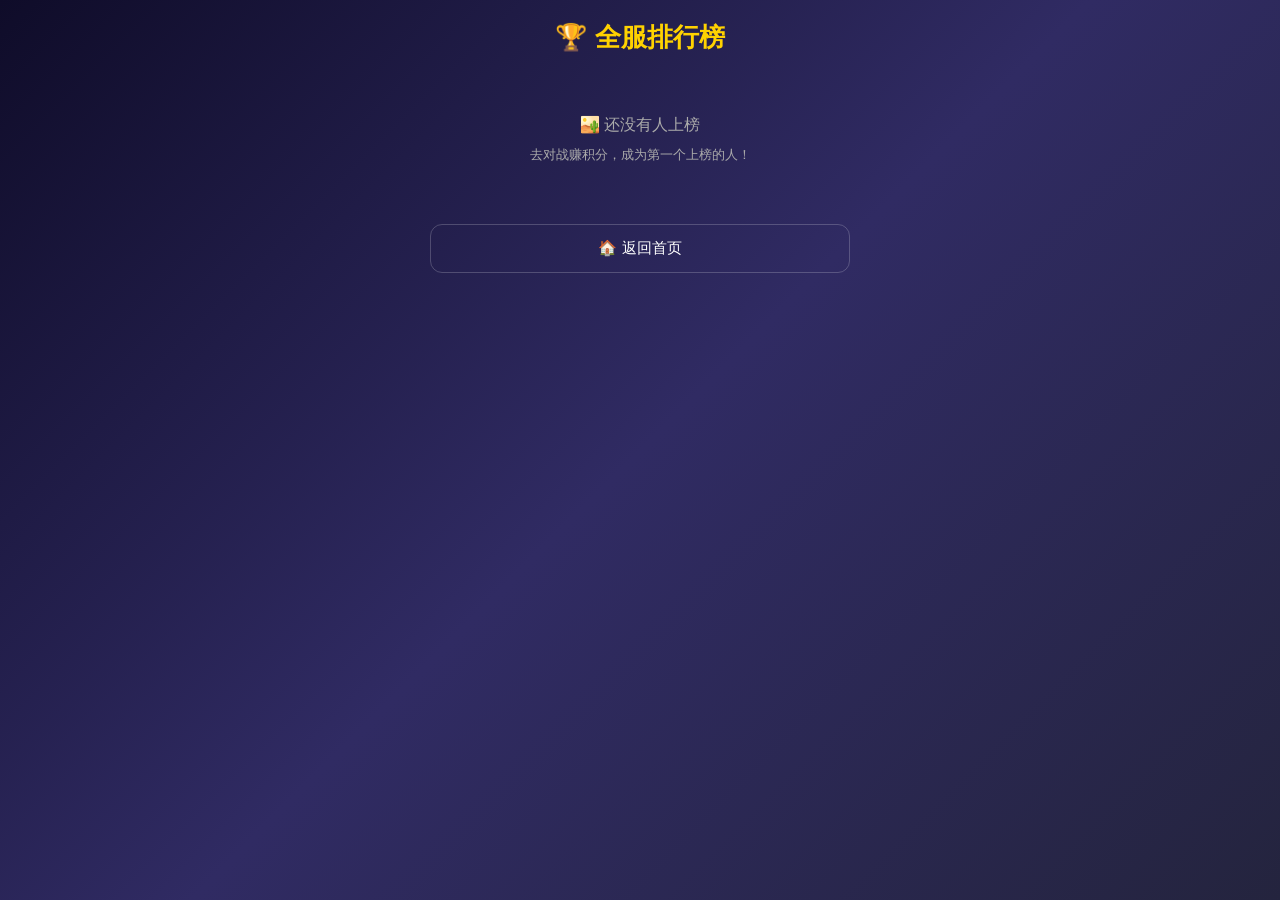
<file: leaderboard.html>
<!DOCTYPE html>
<html lang="zh">
<head>
    <meta charset="UTF-8">
    <meta name="viewport" content="width=device-width, initial-scale=1.0, maximum-scale=1.0, user-scalable=no">
    <title>排行榜 - 雅思英雄</title>
    <link rel="stylesheet" href="style.css">
    <style>
        * { margin: 0; padding: 0; box-sizing: border-box; }
        body {
            font-family: 'Microsoft YaHei', sans-serif;
            background: linear-gradient(135deg, #0f0c29, #302b63, #24243e);
            min-height: 100vh;
            color: white;
            padding: 20px;
        }
        .page-title { text-align: center; color: #ffd200; font-size: 26px; margin-bottom: 20px; }

        .lb-container { max-width: 420px; margin: 0 auto; }

        /* 前3名特殊样式 */
        .top3 {
            display: flex;
            justify-content: center;
            align-items: flex-end;
            gap: 10px;
            margin-bottom: 20px;
        }
        .top3-item {
            text-align: center;
            padding: 15px 10px;
            border-radius: 15px;
            background: rgba(255,255,255,0.06);
            flex: 1;
        }
        .top3-item.first {
            order: 2;
            transform: scale(1.1);
            background: rgba(255,210,0,0.1);
            border: 1px solid rgba(255,210,0,0.3);
        }
        .top3-item.second { order: 1; }
        .top3-item.third { order: 3; }
        .top3-rank { font-size: 24px; }
        .top3-avatar { font-size: 36px; margin: 5px 0; }
        .top3-name { font-size: 13px; color: #eee; margin-bottom: 3px; }
        .top3-score { font-size: 14px; color: #ffd200; font-weight: bold; }

        /* 列表 */
        .lb-list { margin-bottom: 20px; }
        .lb-item {
            display: flex;
            align-items: center;
            padding: 12px 15px;
            background: rgba(255,255,255,0.04);
            border-radius: 10px;
            margin-bottom: 6px;
            font-size: 14px;
        }
        .lb-item.me {
            background: rgba(255,210,0,0.1);
            border: 1px solid rgba(255,210,0,0.3);
        }
        .lb-pos { width: 30px; color: #aaa; font-weight: bold; }
        .lb-avatar { font-size: 24px; margin-right: 10px; }
        .lb-info { flex: 1; }
        .lb-name { color: white; }
        .lb-rank { font-size: 11px; color: #aaa; }
        .lb-score { color: #ffd200; font-weight: bold; }

        .loading { text-align: center; color: #aaa; padding: 40px; }

        .back-btn {
            display: block; width: 100%; padding: 14px;
            background: none; border: 1px solid rgba(255,255,255,0.2);
            border-radius: 12px; color: white; font-size: 15px; cursor: pointer;
        }
    </style>
</head>
<body>
    <h1 class="page-title">🏆 全服排行榜</h1>

    <div class="lb-container">
        <div class="top3" id="top3Box" style="display:none;"></div>
        <div class="lb-list" id="lbList">
            <div class="loading">⏳ 加载排行榜中...</div>
        </div>
        <button class="back-btn" onclick="location.href='index.html'">🏠 返回首页</button>
    </div>

    <script src="rank.js"></script>
    <script src="leaderboard.js"></script>
    <script>
    async function loadLeaderboardPage() {
        // 先同步自己的分数
        await syncMyScore();

        // 获取排行榜
        const leaderboard = await getLeaderboard();
        const myData = JSON.parse(localStorage.getItem('ieltsHeroData') || '{}');
        const myName = myData.name || '匿名学者';

        const lbList = document.getElementById('lbList');
        const top3Box = document.getElementById('top3Box');

        if (leaderboard.length === 0) {
            lbList.innerHTML = `
                <div class="loading">
                    <p>🏜️ 还没有人上榜</p>
                    <p style="font-size:13px; margin-top:10px;">去对战赚积分，成为第一个上榜的人！</p>
                </div>`;
            return;
        }

        // 前3名
        if (leaderboard.length >= 3) {
            top3Box.style.display = 'flex';
            const medals = ['🥇', '🥈', '🥉'];
            const classes = ['first', 'second', 'third'];
            top3Box.innerHTML = leaderboard.slice(0, 3).map((p, i) => `
                <div class="top3-item ${classes[i]} animated-entry-delay-${i + 1}">
                    <div class="top3-rank">${medals[i]}</div>
                    <div class="top3-avatar">${p.avatar}</div>
                    <div class="top3-name">${p.name}</div>
                    <div class="top3-score">${p.score}</div>
                </div>
            `).join('');
        }

        // 完整列表
        lbList.innerHTML = leaderboard.map((p, i) => {
            const isMe = p.name === myName;
            return `
                <div class="lb-item ${isMe ? 'me' : ''} animated-entry-delay-${Math.min(i + 1, 4)}">
                    <span class="lb-pos">${i + 1}</span>
                    <span class="lb-avatar">${p.avatar}</span>
                    <div class="lb-info">
                        <div class="lb-name">${p.name} ${isMe ? '(你)' : ''}</div>
                        <div class="lb-rank">${p.rank || ''}</div>
                    </div>
                    <span class="lb-score">${p.score}</span>
                </div>
            `;
        }).join('');
    }

    loadLeaderboardPage();
    </script>
</body>
</html>
</file>
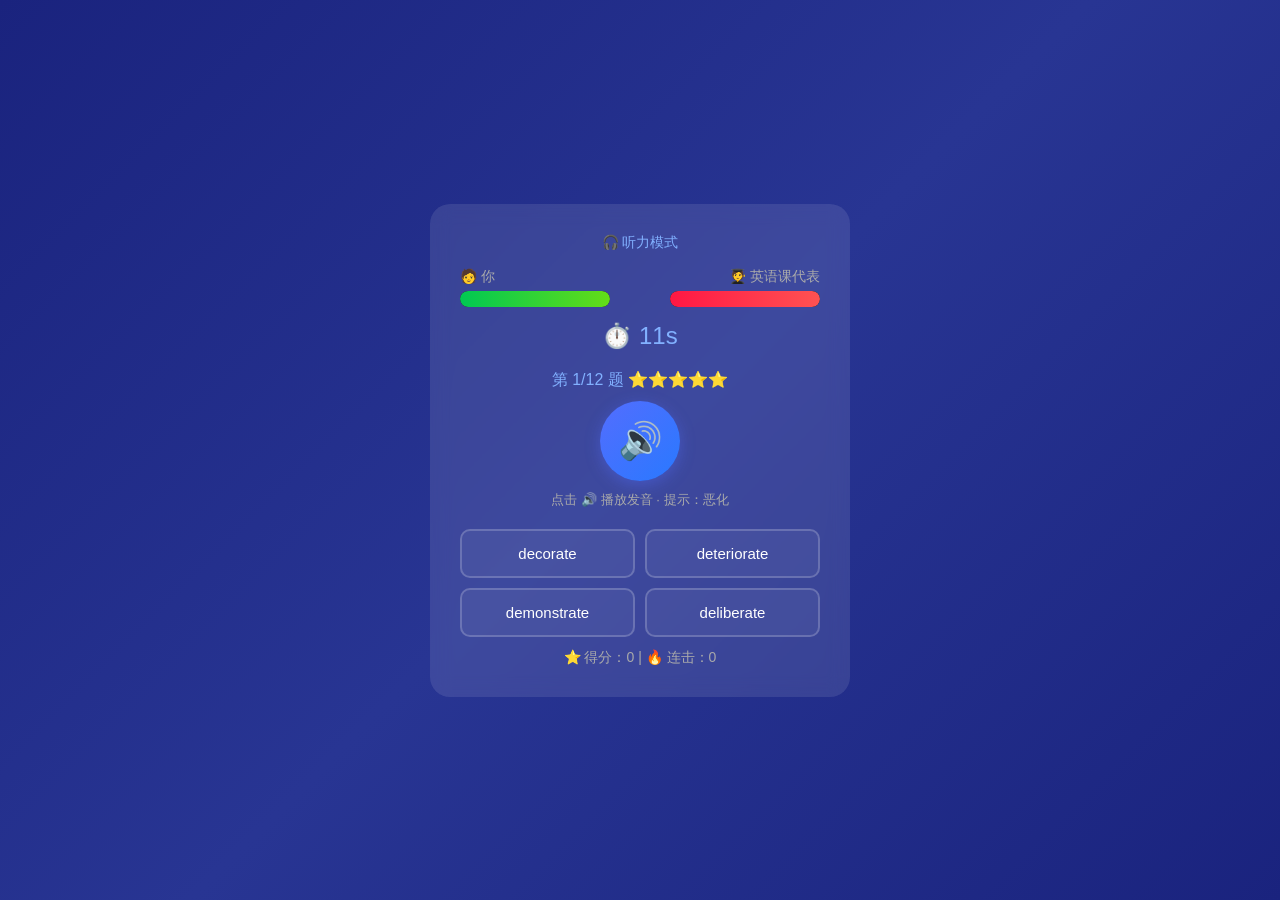
<file: listening.html>
<!DOCTYPE html>
<html lang="zh">
<head>
    <meta charset="UTF-8">
    <meta name="viewport" content="width=device-width, initial-scale=1.0, maximum-scale=1.0, user-scalable=no">
    <title>听力模式 - 雅思英雄</title>
    <link rel="stylesheet" href="style.css">
    <style>
        * { margin: 0; padding: 0; box-sizing: border-box; }
        body {
            font-family: 'Microsoft YaHei', sans-serif;
            background: linear-gradient(135deg, #1a237e, #283593, #1a237e);
            min-height: 100vh;
            display: flex;
            justify-content: center;
            align-items: center;
            color: white;
        }
        .game-box {
            background: rgba(255,255,255,0.1);
            border-radius: 20px;
            padding: 30px;
            width: 420px;
            backdrop-filter: blur(10px);
        }
        .mode-title {
            text-align: center;
            color: #82b1ff;
            font-size: 14px;
            margin-bottom: 15px;
        }
        .hp-bar { display: flex; justify-content: space-between; margin-bottom: 15px; }
        .hp-label { font-size: 14px; color: #aaa; }
        .hp-track { width: 150px; height: 16px; background: #333; border-radius: 10px; overflow: hidden; margin-top: 5px; }
        .hp-fill { height: 100%; border-radius: 10px; transition: width 0.5s; }
        .hp-fill.player { background: linear-gradient(to right, #00c853, #64dd17); }
        .hp-fill.enemy { background: linear-gradient(to right, #ff1744, #ff5252); }

        .timer { text-align: center; font-size: 24px; color: #82b1ff; margin: 8px 0; }

        .listen-area {
            text-align: center;
            margin: 20px 0;
        }

        .play-btn {
            width: 80px;
            height: 80px;
            border-radius: 50%;
            background: linear-gradient(135deg, #536dfe, #2979ff);
            border: none;
            cursor: pointer;
            font-size: 36px;
            color: white;
            transition: transform 0.2s, box-shadow 0.2s;
            box-shadow: 0 4px 15px rgba(83, 109, 254, 0.4);
        }
        .play-btn:hover { transform: scale(1.1); }
        .play-btn:active { transform: scale(0.95); }
        .play-btn.playing {
            animation: pulse 1s infinite;
            box-shadow: 0 4px 25px rgba(83, 109, 254, 0.7);
        }

        .hint-text {
            color: #aaa;
            font-size: 13px;
            margin-top: 10px;
        }

        .question-info {
            text-align: center;
            color: #82b1ff;
            margin-bottom: 10px;
        }

        .options { display: grid; grid-template-columns: 1fr 1fr; gap: 10px; margin-top: 15px; }
        .opt-btn {
            padding: 14px 10px;
            border: 2px solid rgba(255,255,255,0.2);
            background: rgba(255,255,255,0.05);
            color: white;
            border-radius: 10px;
            font-size: 15px;
            cursor: pointer;
            transition: all 0.3s;
        }
        .opt-btn:hover { background: rgba(83,109,254,0.3); border-color: #536dfe; }
        .opt-btn.correct { background: rgba(0,200,83,0.4); border-color: #00c853; }
        .opt-btn.wrong { background: rgba(255,23,68,0.4); border-color: #ff1744; }

        .score-area { text-align: center; margin-top: 12px; color: #aaa; font-size: 14px; }

        @media screen and (max-width: 480px) {
            .game-box { width: 100%; padding: 20px 15px; }
            .options { grid-template-columns: 1fr; }
            .opt-btn { padding: 14px; font-size: 16px; min-height: 50px; }
        }
    </style>
</head>
<body>
    <div class="game-box">
        <div class="mode-title">🎧 听力模式</div>

        <div class="hp-bar">
            <div>
                <span class="hp-label">🧑 你</span>
                <div class="hp-track"><div class="hp-fill player" id="playerHp" style="width:100%"></div></div>
            </div>
            <div style="text-align:right">
                <span class="hp-label" id="enemyName">🤖 对手</span>
                <div class="hp-track"><div class="hp-fill enemy" id="enemyHp" style="width:100%"></div></div>
            </div>
        </div>

        <div class="timer">⏱️ <span id="timeLeft">12</span>s</div>

        <!-- 播放区域 -->
        <div class="listen-area">
            <div class="question-info" id="questionInfo">第 1 题</div>
            <button class="play-btn" id="playBtn" onclick="playWord()">🔊</button>
            <p class="hint-text" id="hintText">点击播放，听发音选择正确的单词</p>
        </div>

        <!-- 选项 -->
        <div class="options" id="optionsBox"></div>

        <div class="score-area">
            ⭐ 得分：<span id="score">0</span> |
            🔥 连击：<span id="combo">0</span>
        </div>
    </div>

    <script src="rank.js"></script>
    <script src="effects.js"></script>
    <script src="sound.js"></script>
    <script src="ai.js"></script>
    <script src="buff.js"></script>
    <script>
    // ============================================
    //   🎧 听力模式题库
    // ============================================
    const listeningBank = [
        {
            word: "phenomenon",
            phonetic: "/fəˈnɒmɪnən/",
            meaning: "现象",
            options: ["phenomenon", "philosophy", "photography", "pharmacy"],
            answer: 0,
            difficulty: 3
        },
        {
            word: "environment",
            phonetic: "/ɪnˈvaɪrənmənt/",
            meaning: "环境",
            options: ["environment", "entertainment", "employment", "equipment"],
            answer: 0,
            difficulty: 2
        },
        {
            word: "approximately",
            phonetic: "/əˈprɒksɪmətli/",
            meaning: "大约",
            options: ["approximately", "appropriately", "appreciatively", "apprehensively"],
            answer: 0,
            difficulty: 3
        },
        {
            word: "sufficient",
            phonetic: "/səˈfɪʃənt/",
            meaning: "足够的",
            options: ["sufficient", "efficient", "proficient", "deficient"],
            answer: 0,
            difficulty: 3
        },
        {
            word: "government",
            phonetic: "/ˈɡʌvənmənt/",
            meaning: "政府",
            options: ["government", "development", "movement", "improvement"],
            answer: 0,
            difficulty: 1
        },
        {
            word: "significant",
            phonetic: "/sɪɡˈnɪfɪkənt/",
            meaning: "重要的，显著的",
            options: ["significant", "magnificent", "sufficient", "efficient"],
            answer: 0,
            difficulty: 3
        },
        {
            word: "technology",
            phonetic: "/tekˈnɒlədʒi/",
            meaning: "技术",
            options: ["technology", "psychology", "archaeology", "methodology"],
            answer: 0,
            difficulty: 2
        },
        {
            word: "consequence",
            phonetic: "/ˈkɒnsɪkwəns/",
            meaning: "结果，后果",
            options: ["consequence", "conference", "confidence", "competence"],
            answer: 0,
            difficulty: 3
        },
        {
            word: "particularly",
            phonetic: "/pəˈtɪkjʊləli/",
            meaning: "特别地",
            options: ["particularly", "practically", "partially", "potentially"],
            answer: 0,
            difficulty: 3
        },
        {
            word: "opportunity",
            phonetic: "/ˌɒpəˈtjuːnəti/",
            meaning: "机会",
            options: ["opportunity", "community", "university", "possibility"],
            answer: 0,
            difficulty: 2
        },
        {
            word: "controversial",
            phonetic: "/ˌkɒntrəˈvɜːʃəl/",
            meaning: "有争议的",
            options: ["controversial", "conventional", "confidential", "consequential"],
            answer: 0,
            difficulty: 4
        },
        {
            word: "deteriorate",
            phonetic: "/dɪˈtɪəriəreɪt/",
            meaning: "恶化",
            options: ["deteriorate", "demonstrate", "deliberate", "decorate"],
            answer: 0,
            difficulty: 5
        },
    ];

    // 打乱题库
    for (let i = listeningBank.length - 1; i > 0; i--) {
        const j = Math.floor(Math.random() * (i + 1));
        [listeningBank[i], listeningBank[j]] = [listeningBank[j], listeningBank[i]];
    }

    // ============================================
    //   🎮 游戏状态
    // ============================================
    let playerHP = 100;
    let enemyHP = 100;
    let score = 0;
    let combo = 0;
    let currentQuestion = 0;
    let timeLeft = 12;
    let timer = null;
    let canAnswer = true;
    let hasPlayed = false; // 是否已播放过

    const playerData = JSON.parse(localStorage.getItem('ieltsHeroData') || '{}');
    const aiOpponent = getAIOpponent(playerData.score || 0);
    const activeBuffs = calculateTotalBuffs();
    const BASE_TIME = 12;
    const TOTAL_TIME = BASE_TIME + activeBuffs.extraTime;

    // ============================================
    //   🔊 使用浏览器TTS播放单词发音
    // ============================================
    function playWord() {
        if (currentQuestion >= listeningBank.length) return;

        const q = listeningBank[currentQuestion];
        const utterance = new SpeechSynthesisUtterance(q.word);
        utterance.lang = 'en-US';
        utterance.rate = 0.8; // 稍微慢一点

        const btn = document.getElementById('playBtn');
        btn.classList.add('playing');
        utterance.onend = () => {
            btn.classList.remove('playing');
        };

        window.speechSynthesis.cancel(); // 取消之前的
        window.speechSynthesis.speak(utterance);
        hasPlayed = true;

        document.getElementById('hintText').textContent = 
            `已播放 · 再次点击可重听 · ${q.meaning}`;
    }

    // ============================================
    //   🎮 游戏逻辑
    // ============================================
    function loadQuestion() {
        if (currentQuestion >= listeningBank.length) {
            endGame();
            return;
        }

        canAnswer = true;
        hasPlayed = false;
        const q = listeningBank[currentQuestion];

        document.getElementById('questionInfo').textContent = 
            `第 ${currentQuestion + 1}/${listeningBank.length} 题 ${'⭐'.repeat(q.difficulty)}`;
        document.getElementById('hintText').textContent = 
            `点击 🔊 播放发音 · 提示：${q.meaning}`;

        document.getElementById('playBtn').classList.remove('playing');

        // 生成选项（打乱顺序）
        let shuffledOptions = q.options.map((opt, idx) => ({ text: opt, isCorrect: idx === q.answer }));
        for (let i = shuffledOptions.length - 1; i > 0; i--) {
            const j = Math.floor(Math.random() * (i + 1));
            [shuffledOptions[i], shuffledOptions[j]] = [shuffledOptions[j], shuffledOptions[i]];
        }

        const optionsBox = document.getElementById('optionsBox');
        optionsBox.innerHTML = '';
        shuffledOptions.forEach((opt, index) => {
            const btn = document.createElement('button');
            btn.className = `opt-btn animated-entry-delay-${index + 1}`;
            btn.textContent = opt.text;
            btn.onclick = () => selectAnswer(btn, opt.isCorrect, q);
            optionsBox.appendChild(btn);
        });

        // 计时器
        timeLeft = TOTAL_TIME;
        document.getElementById('timeLeft').textContent = timeLeft;
        clearInterval(timer);
        timer = setInterval(countdown, 1000);

        // 显示AI对手名
        if (currentQuestion === 0) {
            document.getElementById('enemyName').textContent = 
                `${aiOpponent.emoji} ${aiOpponent.name}`;
        }
    }

    function countdown() {
        timeLeft--;
        document.getElementById('timeLeft').textContent = timeLeft;
        if (timeLeft <= 3 && timeLeft > 0) Sound.urgentTick();
        else if (timeLeft > 3) Sound.tick();
        if (timeLeft <= 0) {
            clearInterval(timer);
            autoFail();
        }
    }

    function autoFail() {
        if (!canAnswer) return;
        canAnswer = false;
        playerHP = Math.max(0, playerHP - 15);
        combo = 0;
        flashScreen(false);
        updateUI();

        const q = listeningBank[currentQuestion];
        document.getElementById('hintText').textContent = 
            `⏰ 超时！正确答案：${q.word} (${q.meaning})`;

        // 标记正确答案
        document.querySelectorAll('.opt-btn').forEach(btn => {
            if (btn.textContent === q.word) btn.classList.add('correct');
        });

        currentQuestion++;
        setTimeout(loadQuestion, 2000);
    }

    function selectAnswer(btn, isCorrect, q) {
        if (!canAnswer) return;
        canAnswer = false;
        clearInterval(timer);

        // 高亮正确答案
        document.querySelectorAll('.opt-btn').forEach(b => {
            if (b.textContent === q.word) b.classList.add('correct');
        });

        if (isCorrect) {
            Sound.correct();
            flashScreen(true);
            let damage = 10 + timeLeft * 2 + combo * 3;
            damage = Math.round(damage * (1 + activeBuffs.scoreBonus));
            enemyHP = Math.max(0, enemyHP - damage);
            combo++;
            score += damage;

            showDamageNumber(window.innerWidth * 0.65, 100, `-${damage}`, 'hit');
            if (combo >= 3) { showComboEffect(combo); Sound.combo(combo); }

            document.getElementById('hintText').textContent = 
                `✅ 正确！${q.word} = ${q.meaning} | 伤害 ${damage}`;
        } else {
            Sound.wrong();
            flashScreen(false);
            btn.classList.add('wrong');
            let damageReceived = Math.max(5, 15 - activeBuffs.reduceDamage);
            playerHP = Math.max(0, playerHP - damageReceived);
            combo = 0;
            shakeElement(document.querySelector('.game-box'));

            document.getElementById('hintText').textContent = 
                `❌ 正确答案：${q.word} = ${q.meaning}`;
        }

        updateUI();

        if (playerHP <= 0 || enemyHP <= 0) {
            setTimeout(endGame, 1500);
            return;
        }

        // AI答题
        setTimeout(() => {
            const aiResult = aiAnswer(aiOpponent);
            if (aiResult.correct) {
                let aiDmg = 8 + Math.round((10 - aiResult.time) * 2);
                playerHP = Math.max(0, playerHP - aiDmg);
                showDamageNumber(window.innerWidth * 0.2, 80, `-${aiDmg}`, 'hit');
                updateUI();
                if (playerHP <= 0) setTimeout(endGame, 1000);
            }
        }, 500);

        currentQuestion++;
        setTimeout(loadQuestion, 2000);
    }

    function updateUI() {
        document.getElementById('playerHp').style.width = playerHP + '%';
        document.getElementById('enemyHp').style.width = enemyHP + '%';
        document.getElementById('score').textContent = score;
        document.getElementById('combo').textContent = combo;
    }

    function endGame() {
        clearInterval(timer);
        const won = enemyHP <= 0 || playerHP > enemyHP;

        if (won) { showVictoryParticles(); Sound.victory(); } 
        else { showDefeatEffect(); Sound.defeat(); }

        // 保存数据
        let data = JSON.parse(localStorage.getItem('ieltsHeroData') || '{}');
        data.score = (data.score || 0) + score;
        data.totalGames = (data.totalGames || 0) + 1;
        if (won) {
            data.totalWins = (data.totalWins || 0) + 1;
            data.seeds = (data.seeds || 0) + 5;
            data.fertilizer = (data.fertilizer || 0) + 2;
        }
        localStorage.setItem('ieltsHeroData', JSON.stringify(data));
        updateRank();

        // 记录战绩
        let history = JSON.parse(localStorage.getItem('ieltsHeroBattleHistory') || '[]');
        history.push({
            date: new Date().toLocaleDateString(),
            score: score, won: won, mode: '听力模式',
            playerHP: playerHP, enemyHP: enemyHP
        });
        if (history.length > 50) history = history.slice(-50);
        localStorage.setItem('ieltsHeroBattleHistory', JSON.stringify(history));

        setTimeout(() => {
            const box = document.querySelector('.game-box');
            box.innerHTML = `
                <div class="animated-entry" style="text-align:center; padding:25px 0;">
                    <h1 style="font-size:48px; margin-bottom:15px;">
                        ${won ? '🏆 胜利！' : '💀 失败...'}
                    </h1>
                    <p style="font-size:20px; color:#82b1ff;">本局得分：${score}</p>
                    <p style="color:#aaa;">你 ${playerHP}% | 对手 ${enemyHP}%</p>
                    <p style="color:#64dd17; margin:10px 0;">
                        ${won ? '🌱 种子+5 💧 肥料+2' : '继续加油！'}
                    </p>
                    <div style="display:grid; gap:10px; margin-top:20px;">
                        <button class="opt-btn" onclick="location.reload()"
                            style="padding:14px; border-color:#82b1ff;">🔄 再来一局</button>
                        <button class="opt-btn" onclick="location.href='game.html'"
                            style="padding:14px; border-color:#ffd200;">⚔️ 词汇对拼</button>
                        <button class="opt-btn" onclick="location.href='index.html'"
                            style="padding:14px; border-color:#aaa;">🏠 返回首页</button>
                    </div>
                </div>
            `;
        }, 500);
        setTimeout(() => checkAndShowAchievements(), 2000);
    }

    // 🚀 启动！
    loadQuestion();
    </script>
    <script src="achievements.js"></script>
</body>
</html>
</file>
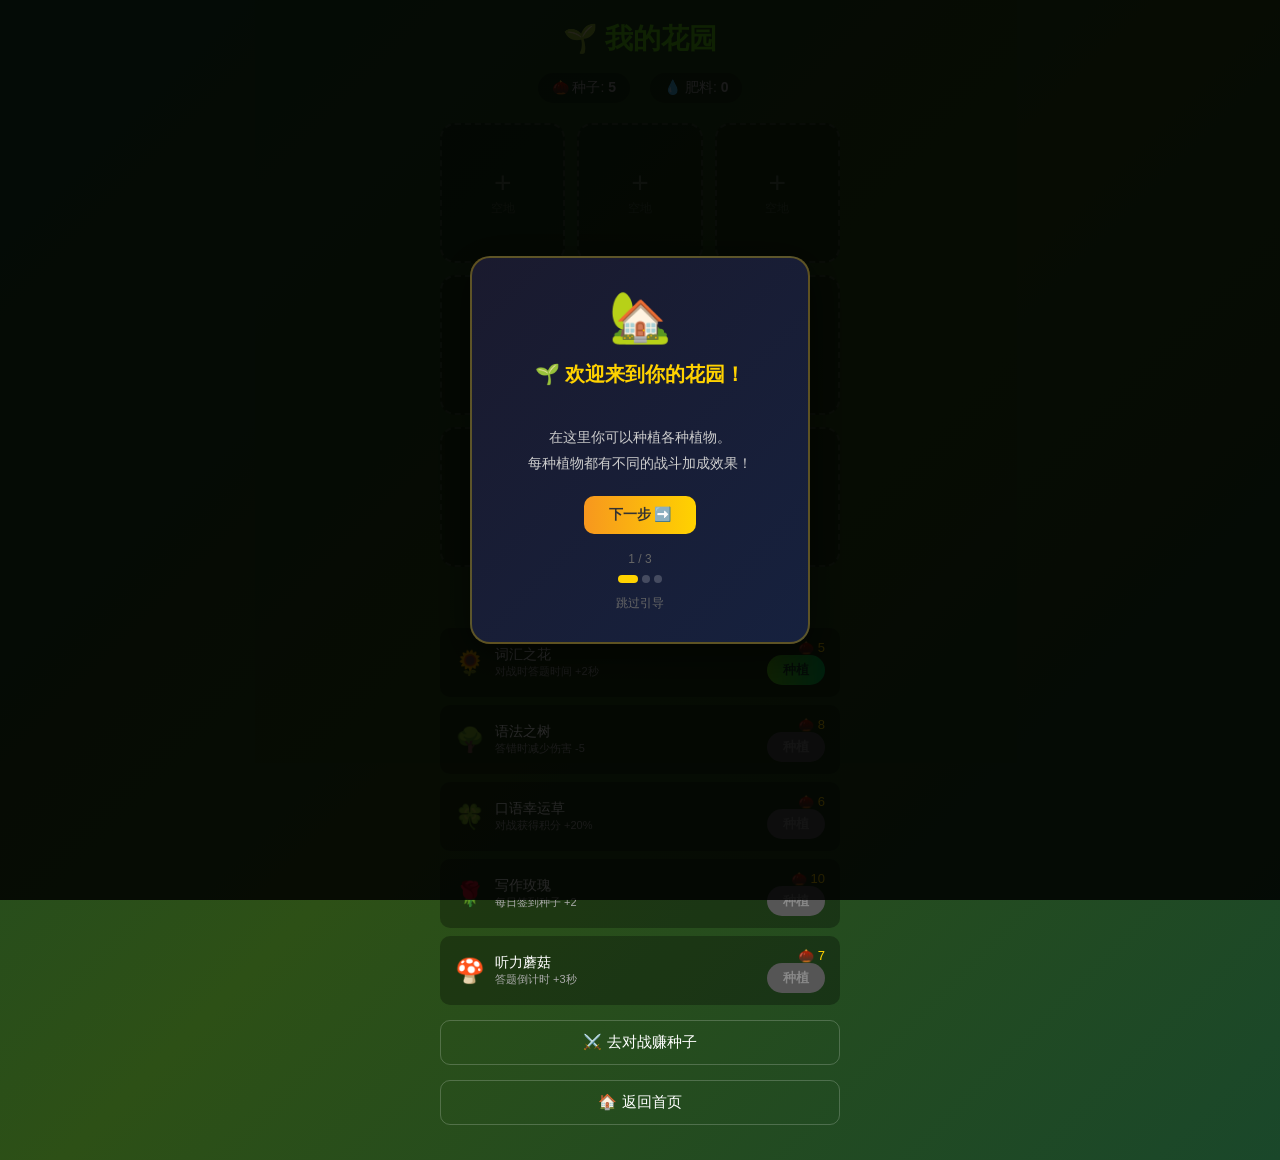
<file: plant.html>
<!DOCTYPE html>
<html lang="zh">
<head>
    <meta charset="UTF-8">
    <meta name="viewport" content="width=device-width, initial-scale=1.0">
    <title>我的花园 - 雅思英雄</title>
    <style>
        * { margin: 0; padding: 0; box-sizing: border-box; }
        body {
            font-family: 'Microsoft YaHei', sans-serif;
            background: linear-gradient(135deg, #1a472a, #2d5016, #1a472a);
            min-height: 100vh;
            color: white;
            padding: 20px;
        }

        .header {
            text-align: center;
            margin-bottom: 20px;
        }
        .header h1 { color: #64dd17; font-size: 28px; }

        .resources {
            display: flex;
            justify-content: center;
            gap: 20px;
            margin: 15px 0;
            font-size: 14px;
            color: #aaa;
        }
        .resources span { 
            background: rgba(0,0,0,0.3);
            padding: 6px 14px;
            border-radius: 20px;
        }

        /* 花园网格 */
        .garden {
            display: grid;
            grid-template-columns: repeat(3, 1fr);
            gap: 12px;
            max-width: 400px;
            margin: 0 auto 20px;
        }

        .plot {
            background: rgba(0,0,0,0.3);
            border: 2px dashed rgba(255,255,255,0.15);
            border-radius: 15px;
            padding: 15px;
            text-align: center;
            min-height: 140px;
            display: flex;
            flex-direction: column;
            justify-content: center;
            align-items: center;
            cursor: pointer;
            transition: all 0.3s;
        }
        .plot:hover {
            border-color: #64dd17;
            background: rgba(100, 221, 23, 0.1);
        }
        .plot.has-plant {
            border-style: solid;
            border-color: rgba(100, 221, 23, 0.3);
        }

        .plant-emoji { font-size: 40px; margin-bottom: 8px; }
        .plant-name { font-size: 12px; color: #aaa; margin-bottom: 4px; }
        .plant-stage { font-size: 11px; color: #64dd17; }

        .progress-bar {
            width: 80%;
            height: 6px;
            background: #333;
            border-radius: 3px;
            margin-top: 6px;
            overflow: hidden;
        }
        .progress-fill {
            height: 100%;
            background: linear-gradient(to right, #64dd17, #00e676);
            border-radius: 3px;
            transition: width 0.5s;
        }

        .empty-plot { color: rgba(255,255,255,0.3); font-size: 30px; }

        /* 商店 */
        .shop {
            max-width: 400px;
            margin: 0 auto;
        }
        .shop h3 {
            color: #ffd200;
            text-align: center;
            margin-bottom: 15px;
        }
        .seed-item {
            display: flex;
            justify-content: space-between;
            align-items: center;
            background: rgba(0,0,0,0.3);
            border-radius: 10px;
            padding: 12px 15px;
            margin-bottom: 8px;
        }
        .seed-info { display: flex; align-items: center; gap: 10px; }
        .seed-emoji { font-size: 24px; }
        .seed-name { font-size: 14px; }
        .seed-desc { font-size: 11px; color: #aaa; }
        .seed-cost { color: #ffd200; font-size: 13px; }

        .buy-btn {
            background: linear-gradient(to right, #64dd17, #00c853);
            border: none;
            padding: 6px 16px;
            border-radius: 15px;
            color: #1a472a;
            font-weight: bold;
            cursor: pointer;
            font-size: 13px;
        }
        .buy-btn:disabled {
            background: #555;
            color: #888;
            cursor: not-allowed;
        }

        .action-btn {
            display: block;
            width: 100%;
            max-width: 400px;
            margin: 15px auto;
            padding: 12px;
            background: none;
            border: 1px solid rgba(255,255,255,0.2);
            color: white;
            border-radius: 10px;
            font-size: 15px;
            cursor: pointer;
        }
        .action-btn:hover { border-color: #64dd17; }

        /* 弹窗 */
        .modal-overlay {
            display: none;
            position: fixed;
            top: 0; left: 0;
            width: 100%; height: 100%;
            background: rgba(0,0,0,0.7);
            justify-content: center;
            align-items: center;
            z-index: 100;
        }
        .modal-overlay.active { display: flex; }
        .modal-box {
            background: #2a2a2a;
            border-radius: 15px;
            padding: 25px;
            width: 320px;
            text-align: center;
        }
        .modal-box h3 { color: #ffd200; margin-bottom: 15px; }
        .modal-box button { margin-top: 10px; }
    </style>
</head>
<body>

    <div class="header">
        <h1>🌱 我的花园</h1>
        <div class="resources">
            <span>🌰 种子: <b id="seedCount">0</b></span>
            <span>💧 肥料: <b id="fertCount">0</b></span>
        </div>
    </div>

    <!-- 花园区域 -->
    <div class="garden" id="gardenGrid">
        <!-- 动态生成 -->
    </div>

    <!-- 种子商店 -->
    <div class="shop">
        <h3>🏪 种子商店</h3>
        <div id="shopList">
            <!-- 动态生成 -->
        </div>
    </div>

    <button class="action-btn" onclick="location.href='game.html'">
        ⚔️ 去对战赚种子
    </button>
    <button class="action-btn" onclick="location.href='index.html'">
        🏠 返回首页
    </button>

    <!-- 植物详情弹窗 -->
    <div class="modal-overlay" id="plantModal">
        <div class="modal-box">
            <div id="modalContent"></div>
            <button class="buy-btn" onclick="closePlantModal()" style="margin-top:15px; padding:8px 30px;">
                关闭
            </button>
        </div>
    </div>
    <script src="tutorial.js"></script>
    <script>
    // ============================================
    //   🌱 植物数据定义
    // ============================================
    const PLANT_TYPES = [
        {
            id: "vocab_flower",
            name: "词汇之花",
            emoji: "🌻",
            cost: 5,
            desc: "对战时答题时间 +2秒",
            stages: ["🌰", "🌱", "🪴", "🌻"],
            stageNames: ["种子", "幼苗", "成株", "开花"],
            growthNeeded: [0, 3, 8, 15] // 每个阶段需要的浇水次数
        },
        {
            id: "grammar_tree",
            name: "语法之树",
            emoji: "🌳",
            cost: 8,
            desc: "答错时减少伤害 -5",
            stages: ["🌰", "🌱", "🌿", "🌳"],
            stageNames: ["种子", "幼苗", "小树", "大树"],
            growthNeeded: [0, 4, 10, 20]
        },
        {
            id: "oral_grass",
            name: "口语幸运草",
            emoji: "🍀",
            cost: 6,
            desc: "对战获得积分 +20%",
            stages: ["🌰", "🌱", "☘️", "🍀"],
            stageNames: ["种子", "幼苗", "三叶草", "四叶草"],
            growthNeeded: [0, 3, 7, 12]
        },
        {
            id: "writing_rose",
            name: "写作玫瑰",
            emoji: "🌹",
            cost: 10,
            desc: "每日签到种子 +2",
            stages: ["🌰", "🌱", "🥀", "🌹"],
            stageNames: ["种子", "花苞", "含苞", "盛开"],
            growthNeeded: [0, 5, 12, 22]
        },
        {
            id: "listening_mushroom",
            name: "听力蘑菇",
            emoji: "🍄",
            cost: 7,
            desc: "答题倒计时 +3秒",
            stages: ["🌰", "🌱", "🟤", "🍄"],
            stageNames: ["孢子", "菌丝", "小蘑菇", "大蘑菇"],
            growthNeeded: [0, 3, 9, 16]
        }
    ];

    const MAX_PLOTS = 9; // 最多9块地

    // ============================================
    //   🔧 核心函数
    // ============================================

    function loadGameData() {
        let data = localStorage.getItem('ieltsHeroData');
        if (!data) {
            data = {
                name: "新手学者", rank: "倔强青铜 I", score: 0,
                seeds: 5, fertilizer: 0, plants: [],
                totalWins: 0, totalGames: 0, lastSignIn: "", signInDays: 0
            };
            localStorage.setItem('ieltsHeroData', JSON.stringify(data));
        } else {
            data = JSON.parse(data);
            if (!data.plants) data.plants = [];
            if (!data.seeds) data.seeds = 0;
            if (!data.fertilizer) data.fertilizer = 0;
        }
        return data;
    }

    function saveGameData(data) {
        localStorage.setItem('ieltsHeroData', JSON.stringify(data));
    }

    // 获取植物当前阶段
    function getPlantStage(plant) {
        const type = PLANT_TYPES.find(t => t.id === plant.typeId);
        if (!type) return 0;
        let stage = 0;
        for (let i = type.growthNeeded.length - 1; i >= 0; i--) {
            if (plant.growth >= type.growthNeeded[i]) {
                stage = i;
                break;
            }
        }
        return stage;
    }

    // ============================================
    //   🎨 渲染花园
    // ============================================
    function renderGarden() {
        const data = loadGameData();

        // 更新资源显示
        document.getElementById('seedCount').textContent = data.seeds;
        document.getElementById('fertCount').textContent = data.fertilizer;

        // 渲染花园格子
        const grid = document.getElementById('gardenGrid');
        grid.innerHTML = '';

        for (let i = 0; i < MAX_PLOTS; i++) {
            const plot = document.createElement('div');
            plot.className = 'plot';

            if (i < data.plants.length) {
                // 有植物
                const plant = data.plants[i];
                const type = PLANT_TYPES.find(t => t.id === plant.typeId);
                const stage = getPlantStage(plant);
                const maxGrowth = type.growthNeeded[type.growthNeeded.length - 1];
                const progress = Math.min(100, Math.round((plant.growth / maxGrowth) * 100));

                plot.classList.add('has-plant');
                plot.innerHTML = `
                    <div class="plant-emoji">${type.stages[stage]}</div>
                    <div class="plant-name">${type.name}</div>
                    <div class="plant-stage">${type.stageNames[stage]}</div>
                    <div class="progress-bar">
                        <div class="progress-fill" style="width:${progress}%"></div>
                    </div>
                `;
                plot.onclick = () => showPlantDetail(i);
            } else {
                // 空地
                plot.innerHTML = `<div class="empty-plot">+</div>
                                  <div class="plant-name" style="color:rgba(255,255,255,0.2)">空地</div>`;
            }

            grid.appendChild(plot);
        }

        // 渲染商店
        renderShop(data);
    }
    showTutorial('garden');

    // ============================================
    //   🏪 商店
    // ============================================
    function renderShop(data) {
        const shopList = document.getElementById('shopList');
        shopList.innerHTML = '';

        PLANT_TYPES.forEach(type => {
            const canBuy = data.seeds >= type.cost && data.plants.length < MAX_PLOTS;
            const item = document.createElement('div');
            item.className = 'seed-item';
            item.innerHTML = `
                <div class="seed-info">
                    <span class="seed-emoji">${type.emoji}</span>
                    <div>
                        <div class="seed-name">${type.name}</div>
                        <div class="seed-desc">${type.desc}</div>
                    </div>
                </div>
                <div style="text-align:right">
                    <div class="seed-cost">🌰 ${type.cost}</div>
                    <button class="buy-btn" onclick="buyPlant('${type.id}')"
                        ${canBuy ? '' : 'disabled'}>
                        种植
                    </button>
                </div>
            `;
            shopList.appendChild(item);
        });
    }

    // 购买种植
    function buyPlant(typeId) {
        let data = loadGameData();
        const type = PLANT_TYPES.find(t => t.id === typeId);

        if (data.seeds < type.cost) {
            alert('种子不够！去对战赚更多种子吧 ⚔️');
            return;
        }
        if (data.plants.length >= MAX_PLOTS) {
            alert('花园已满！');
            return;
        }

        data.seeds -= type.cost;
        data.plants.push({
            typeId: typeId,
            growth: 0,
            plantedAt: new Date().toISOString()
        });

        saveGameData(data);
        renderGarden();
    }

    // ============================================
    //   🌿 植物详情 + 浇水
    // ============================================
    function showPlantDetail(index) {
        const data = loadGameData();
        const plant = data.plants[index];
        const type = PLANT_TYPES.find(t => t.id === plant.typeId);
        const stage = getPlantStage(plant);
        const maxGrowth = type.growthNeeded[type.growthNeeded.length - 1];
        const isMaxed = plant.growth >= maxGrowth;

        document.getElementById('modalContent').innerHTML = `
            <div style="font-size:60px; margin-bottom:10px;">${type.stages[stage]}</div>
            <h3 style="color:#64dd17;">${type.name}</h3>
            <p style="color:#aaa; font-size:13px; margin-bottom:10px;">
                阶段：${type.stageNames[stage]} | 成长值：${plant.growth}/${maxGrowth}
            </p>
            <p style="color:#ffd200; font-size:12px; margin-bottom:15px;">
                效果：${type.desc}
            </p>
            ${isMaxed 
                ? '<p style="color:#64dd17;">🎉 已经完全长大啦！</p>' 
                : `<button class="buy-btn" onclick="waterPlant(${index})" 
                     ${data.fertilizer > 0 ? '' : 'disabled'}
                     style="padding:8px 25px;">
                     💧 浇水施肥（消耗肥料x1）
                   </button>
                   <p style="color:#aaa; font-size:11px; margin-top:8px;">
                     当前肥料：${data.fertilizer}
                   </p>`
            }
        `;

        document.getElementById('plantModal').classList.add('active');
    }

    function closePlantModal() {
        document.getElementById('plantModal').classList.remove('active');
    }

    // 浇水施肥
    function waterPlant(index) {
        let data = loadGameData();
        if (data.fertilizer <= 0) {
            alert('肥料不够了！通过对战和签到获得更多肥料~');
            return;
        }

        data.fertilizer -= 1;
        data.plants[index].growth += 1;

        saveGameData(data);
        renderGarden();
        showPlantDetail(index); // 刷新弹窗
    }

    // ============================================
    //   🚀 启动
    // ============================================
    renderGarden();
    </script>
</body>
</html>
</file>
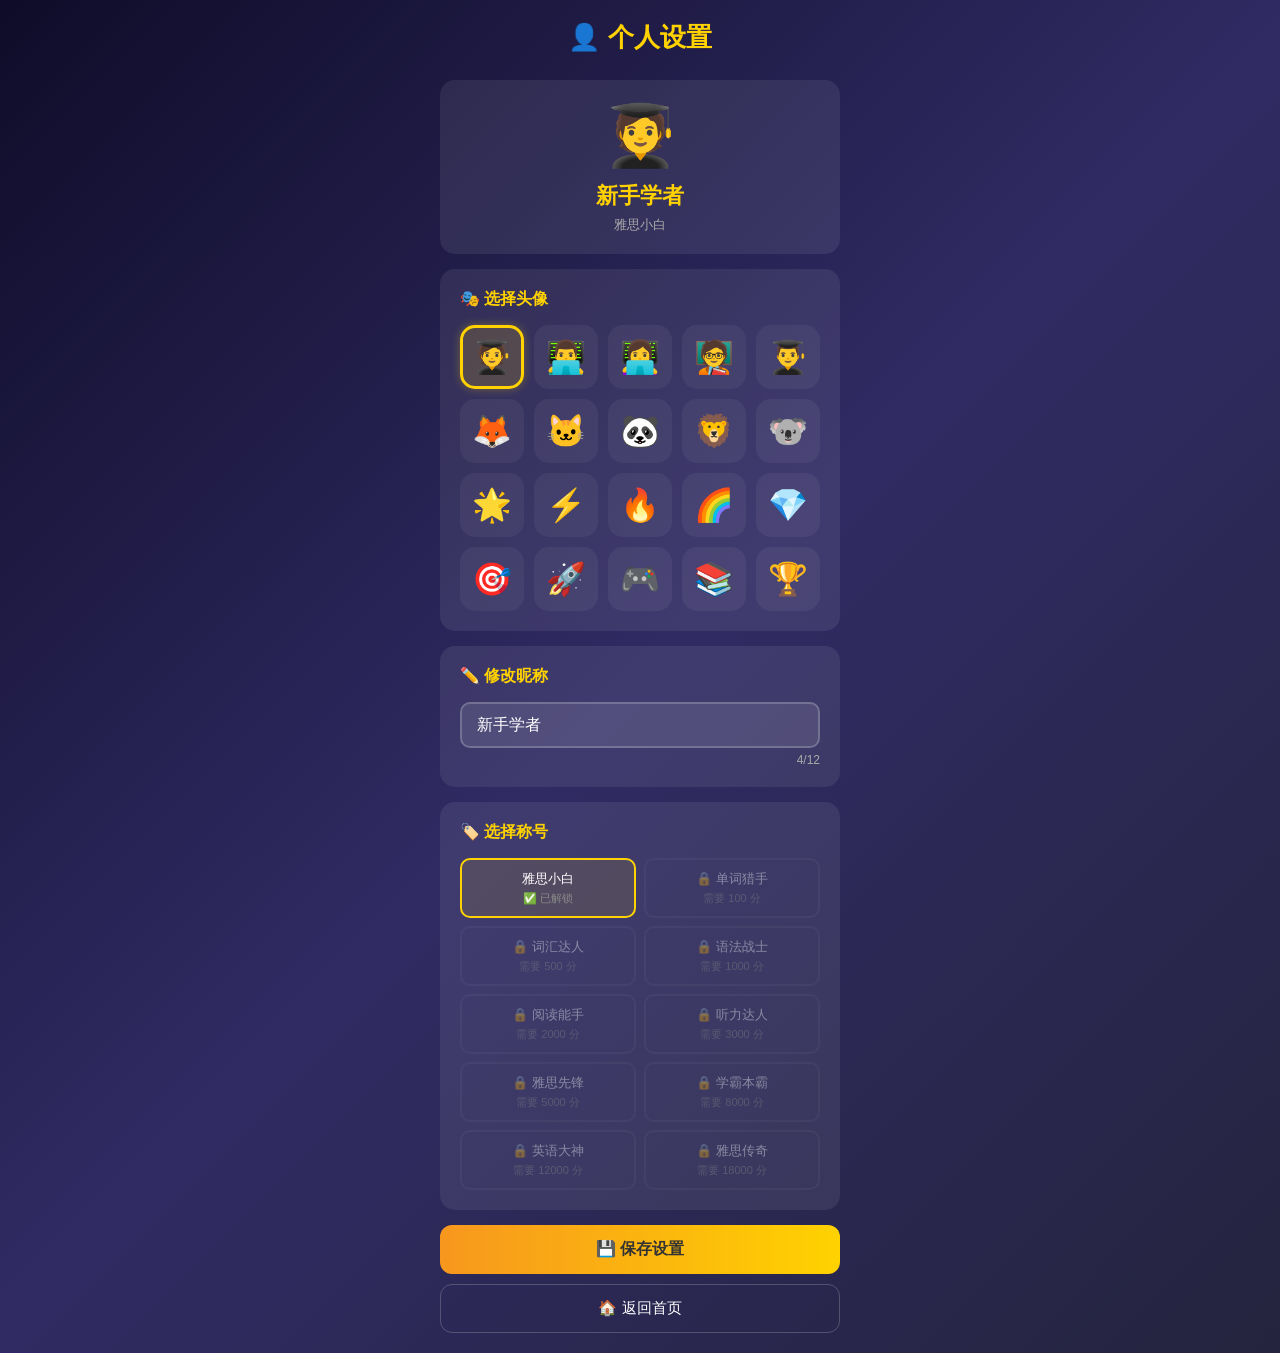
<file: profile.html>
<!DOCTYPE html>
<html lang="zh">
<head>
    <meta charset="UTF-8">
    <meta name="viewport" content="width=device-width, initial-scale=1.0, maximum-scale=1.0, user-scalable=no">
    <title>个人设置 - 雅思英雄</title>
    <link rel="stylesheet" href="style.css">
    <style>
        * { margin: 0; padding: 0; box-sizing: border-box; }
        body {
            font-family: 'Microsoft YaHei', sans-serif;
            background: linear-gradient(135deg, #0f0c29, #302b63, #24243e);
            min-height: 100vh;
            color: white;
            padding: 20px;
        }
        .page-title { text-align: center; font-size: 26px; color: #ffd200; margin-bottom: 25px; }
        .profile-container { max-width: 400px; margin: 0 auto; }

        .section {
            background: rgba(255,255,255,0.08);
            border-radius: 15px;
            padding: 20px;
            margin-bottom: 15px;
        }
        .section h3 { color: #ffd200; font-size: 16px; margin-bottom: 15px; }

        /* 头像选择 */
        .avatar-grid {
            display: grid;
            grid-template-columns: repeat(5, 1fr);
            gap: 10px;
        }
        .avatar-option {
            width: 100%;
            aspect-ratio: 1;
            font-size: 32px;
            border: 3px solid transparent;
            border-radius: 15px;
            background: rgba(255,255,255,0.05);
            cursor: pointer;
            display: flex;
            justify-content: center;
            align-items: center;
            transition: all 0.3s;
        }
        .avatar-option:hover { border-color: rgba(255,210,0,0.5); transform: scale(1.1); }
        .avatar-option.selected {
            border-color: #ffd200;
            background: rgba(255,210,0,0.15);
            box-shadow: 0 0 10px rgba(255,210,0,0.3);
        }

        /* 昵称输入 */
        .name-input {
            width: 100%;
            padding: 12px 15px;
            background: rgba(255,255,255,0.1);
            border: 2px solid rgba(255,255,255,0.2);
            border-radius: 10px;
            color: white;
            font-size: 16px;
            outline: none;
            transition: border-color 0.3s;
        }
        .name-input:focus { border-color: #ffd200; }
        .name-input::placeholder { color: rgba(255,255,255,0.3); }

        .char-count { text-align: right; font-size: 12px; color: #aaa; margin-top: 5px; }

        /* 称号 */
        .title-grid {
            display: grid;
            grid-template-columns: 1fr 1fr;
            gap: 8px;
        }
        .title-option {
            padding: 10px;
            border: 2px solid rgba(255,255,255,0.1);
            border-radius: 10px;
            text-align: center;
            cursor: pointer;
            font-size: 13px;
            transition: all 0.3s;
        }
        .title-option:hover { border-color: rgba(255,210,0,0.5); }
        .title-option.selected { border-color: #ffd200; background: rgba(255,210,0,0.1); }
        .title-option.locked { opacity: 0.4; cursor: not-allowed; }

        .save-btn {
            width: 100%;
            padding: 14px;
            background: linear-gradient(to right, #f7971e, #ffd200);
            border: none;
            border-radius: 12px;
            font-size: 16px;
            font-weight: bold;
            cursor: pointer;
            color: #333;
            margin-bottom: 10px;
        }
        .back-btn {
            width: 100%;
            padding: 14px;
            background: none;
            border: 1px solid rgba(255,255,255,0.2);
            border-radius: 12px;
            color: white;
            font-size: 15px;
            cursor: pointer;
        }

        /* 预览 */
        .preview-card {
            text-align: center;
            padding: 20px;
        }
        .preview-avatar { font-size: 60px; margin-bottom: 10px; }
        .preview-name { font-size: 22px; font-weight: bold; color: #ffd200; }
        .preview-title { font-size: 13px; color: #aaa; margin-top: 5px; }
    </style>
</head>
<body>
    <h1 class="page-title">👤 个人设置</h1>

    <div class="profile-container">
        <!-- 预览卡片 -->
        <div class="section preview-card animated-entry">
            <div class="preview-avatar" id="previewAvatar">🧑‍🎓</div>
            <div class="preview-name" id="previewName">新手学者</div>
            <div class="preview-title" id="previewTitle">雅思小白</div>
        </div>

        <!-- 头像选择 -->
        <div class="section animated-entry-delay-1">
            <h3>🎭 选择头像</h3>
            <div class="avatar-grid" id="avatarGrid"></div>
        </div>

        <!-- 昵称 -->
        <div class="section animated-entry-delay-2">
            <h3>✏️ 修改昵称</h3>
            <input type="text" class="name-input" id="nameInput" 
                   maxlength="12" placeholder="输入你的昵称（最多12字）"
                   oninput="onNameInput()">
            <div class="char-count"><span id="charCount">0</span>/12</div>
        </div>

        <!-- 称号选择 -->
        <div class="section animated-entry-delay-3">
            <h3>🏷️ 选择称号</h3>
            <div class="title-grid" id="titleGrid"></div>
        </div>

        <!-- 保存按钮 -->
        <button class="save-btn animated-entry-delay-4" onclick="saveProfile()">
            💾 保存设置
        </button>
        <button class="back-btn" onclick="location.href='index.html'">🏠 返回首页</button>
    </div>

    <script src="rank.js"></script>
    <script src="sound.js"></script>
    <script>
    // ===== 头像列表 =====
    const AVATARS = [
        '🧑‍🎓', '👨‍💻', '👩‍💻', '🧑‍🏫', '👨‍🎓',
        '🦊', '🐱', '🐼', '🦁', '🐨',
        '🌟', '⚡', '🔥', '🌈', '💎',
        '🎯', '🚀', '🎮', '📚', '🏆'
    ];

    // ===== 称号列表 =====
    const TITLES = [
        { text: "雅思小白", minScore: 0 },
        { text: "单词猎手", minScore: 100 },
        { text: "词汇达人", minScore: 500 },
        { text: "语法战士", minScore: 1000 },
        { text: "阅读能手", minScore: 2000 },
        { text: "听力达人", minScore: 3000 },
        { text: "雅思先锋", minScore: 5000 },
        { text: "学霸本霸", minScore: 8000 },
        { text: "英语大神", minScore: 12000 },
        { text: "雅思传奇", minScore: 18000 },
    ];

    let selectedAvatar = '🧑‍🎓';
    let selectedTitle = '雅思小白';

    // ===== 加载数据 =====
    function loadProfile() {
        const data = JSON.parse(localStorage.getItem('ieltsHeroData') || '{}');
        const score = data.score || 0;

        // 头像
        selectedAvatar = data.avatar || '🧑‍🎓';
        const avatarGrid = document.getElementById('avatarGrid');
        avatarGrid.innerHTML = '';
        AVATARS.forEach(emoji => {
            const el = document.createElement('div');
            el.className = `avatar-option ${emoji === selectedAvatar ? 'selected' : ''}`;
            el.textContent = emoji;
            el.onclick = () => selectAvatar(emoji);
            avatarGrid.appendChild(el);
        });

        // 昵称
        document.getElementById('nameInput').value = data.name || '新手学者';
        document.getElementById('charCount').textContent = (data.name || '').length;

        // 称号
        selectedTitle = data.title || '雅思小白';
        const titleGrid = document.getElementById('titleGrid');
        titleGrid.innerHTML = '';
        TITLES.forEach(t => {
            const unlocked = score >= t.minScore;
            const el = document.createElement('div');
            el.className = `title-option ${t.text === selectedTitle ? 'selected' : ''} ${unlocked ? '' : 'locked'}`;
            el.innerHTML = `${unlocked ? '' : '🔒 '}${t.text}
                <div style="font-size:11px; color:#888; margin-top:3px;">
                    ${unlocked ? '✅ 已解锁' : `需要 ${t.minScore} 分`}
                </div>`;
            if (unlocked) {
                el.onclick = () => selectTitle(t.text);
            }
            titleGrid.appendChild(el);
        });

        updatePreview();
    }

    function selectAvatar(emoji) {
        selectedAvatar = emoji;
        document.querySelectorAll('.avatar-option').forEach(el => {
            el.classList.toggle('selected', el.textContent === emoji);
        });
        Sound.click();
        updatePreview();
    }

    function selectTitle(title) {
        selectedTitle = title;
        document.querySelectorAll('.title-option').forEach(el => {
            el.classList.toggle('selected', el.textContent.includes(title) && !el.classList.contains('locked'));
        });
        Sound.click();
        updatePreview();
    }

    function onNameInput() {
        const input = document.getElementById('nameInput');
        document.getElementById('charCount').textContent = input.value.length;
        updatePreview();
    }

    function updatePreview() {
        document.getElementById('previewAvatar').textContent = selectedAvatar;
        document.getElementById('previewName').textContent = 
            document.getElementById('nameInput').value || '新手学者';
        document.getElementById('previewTitle').textContent = selectedTitle;
    }

    function saveProfile() {
        let data = JSON.parse(localStorage.getItem('ieltsHeroData') || '{}');
        data.avatar = selectedAvatar;
        data.name = document.getElementById('nameInput').value.trim() || '新手学者';
        data.title = selectedTitle;
        localStorage.setItem('ieltsHeroData', JSON.stringify(data));

        Sound.signIn();
        alert('✅ 保存成功！');
        location.href = 'index.html';
    }

    loadProfile();
    </script>
</body>
</html>
</file>
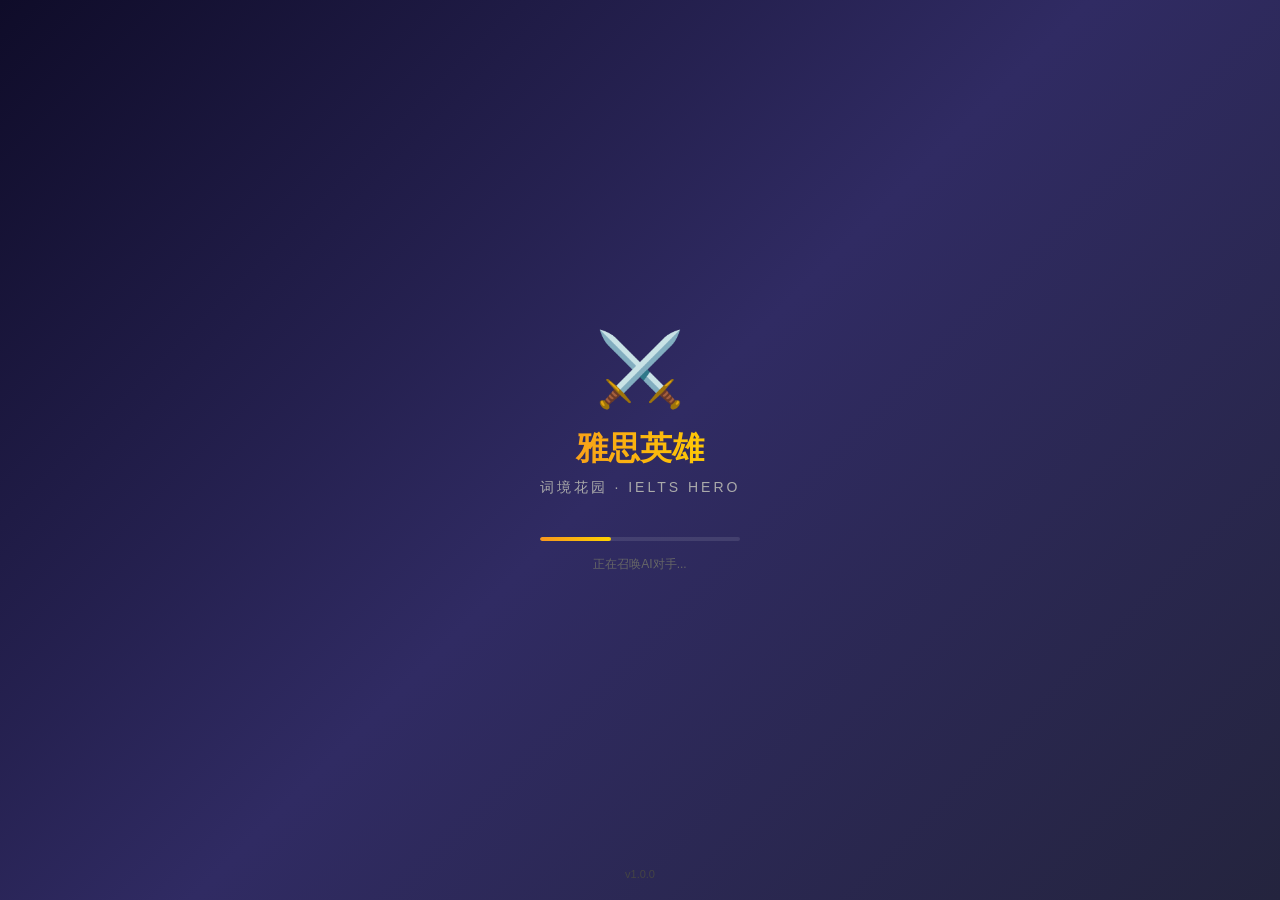
<file: splash.html>
<!DOCTYPE html>
<html lang="zh">
<head>
    <meta charset="UTF-8">
    <meta name="viewport" content="width=device-width, initial-scale=1.0, maximum-scale=1.0, user-scalable=no">
    <meta name="apple-mobile-web-app-capable" content="yes">
    <meta name="theme-color" content="#0f0c29">
    <title>雅思英雄 · 词境花园</title>
    <style>
        * { margin: 0; padding: 0; box-sizing: border-box; }
        body {
            font-family: 'Microsoft YaHei', sans-serif;
            background: linear-gradient(135deg, #0f0c29, #302b63, #24243e);
            min-height: 100vh;
            display: flex;
            justify-content: center;
            align-items: center;
            overflow: hidden;
        }
        .splash {
            text-align: center;
            animation: fadeIn 1s;
        }
        @keyframes fadeIn {
            from { opacity: 0; } to { opacity: 1; }
        }
        .logo { font-size: 72px; margin-bottom: 15px; animation: float 3s infinite ease-in-out; }
        @keyframes float {
            0%, 100% { transform: translateY(0); }
            50% { transform: translateY(-15px); }
        }
        .title {
            font-size: 32px; font-weight: bold;
            background: linear-gradient(to right, #f7971e, #ffd200);
            -webkit-background-clip: text;
            -webkit-text-fill-color: transparent;
            margin-bottom: 8px;
        }
        .subtitle { color: #aaa; font-size: 14px; margin-bottom: 40px; letter-spacing: 3px; }

        .loading-bar {
            width: 200px; height: 4px;
            background: rgba(255,255,255,0.1);
            border-radius: 2px;
            margin: 0 auto 15px;
            overflow: hidden;
        }
        .loading-fill {
            width: 0%; height: 100%;
            background: linear-gradient(to right, #f7971e, #ffd200);
            border-radius: 2px;
            transition: width 0.3s;
        }
        .loading-text { color: #666; font-size: 12px; }

        .version { position: fixed; bottom: 20px; color: #444; font-size: 11px; }
    </style>
</head>
<body>
    <div class="splash">
        <div class="logo">⚔️</div>
        <div class="title">雅思英雄</div>
        <div class="subtitle">词境花园 · IELTS HERO</div>
        <div class="loading-bar">
            <div class="loading-fill" id="loadingBar"></div>
        </div>
        <div class="loading-text" id="loadingText">正在加载...</div>
    </div>
    <div class="version">v1.0.0</div>

    <script>
    const messages = [
        '正在加载词汇库...',
        '正在召唤AI对手...',
        '正在浇灌植物...',
        '正在准备战斗...',
        '即将进入游戏...'
    ];

    let progress = 0;
    const bar = document.getElementById('loadingBar');
    const text = document.getElementById('loadingText');

    const loadInterval = setInterval(() => {
        progress += Math.random() * 25 + 5;
        if (progress >= 100) {
            progress = 100;
            clearInterval(loadInterval);
            text.textContent = '加载完成！';
            setTimeout(() => {
                window.location.href = 'index.html';
            }, 500);
        }
        bar.style.width = progress + '%';
        text.textContent = messages[Math.min(Math.floor(progress / 25), messages.length - 1)];
    }, 400);
    </script>
</body>
</html>
</file>
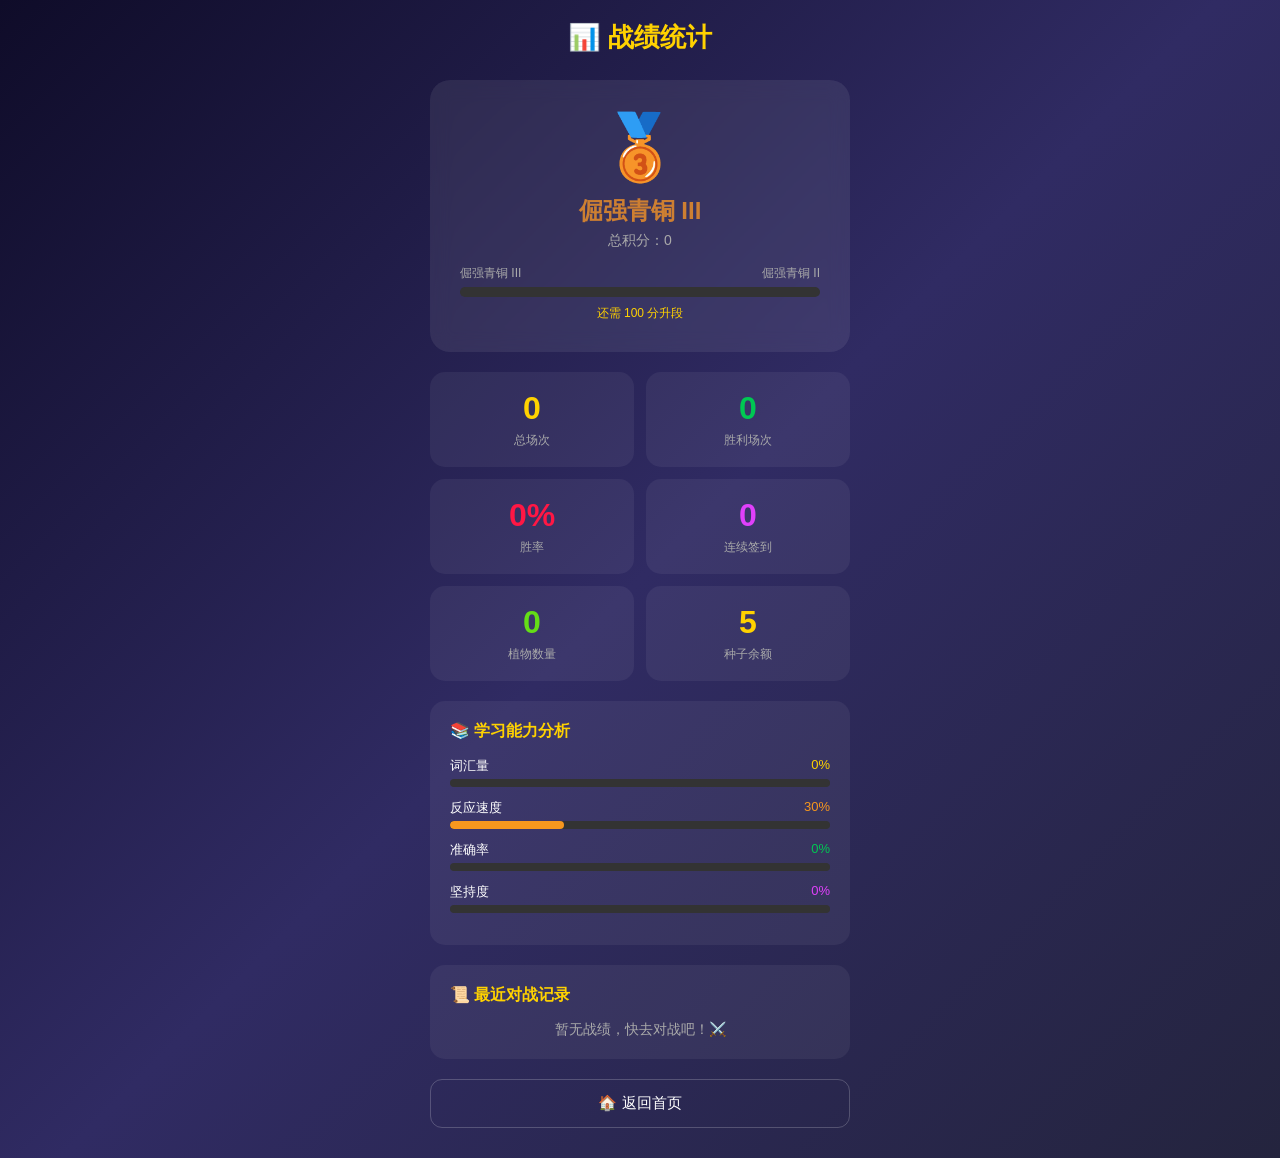
<file: stats.html>
<!DOCTYPE html>
<html lang="zh">
<head>
    <meta charset="UTF-8">
    <meta name="viewport" content="width=device-width, initial-scale=1.0">
    <title>战绩统计 - 雅思英雄</title>
    <link rel="stylesheet" href="style.css">
    <style>
        * { margin: 0; padding: 0; box-sizing: border-box; }
        body {
            font-family: 'Microsoft YaHei', sans-serif;
            background: linear-gradient(135deg, #0f0c29, #302b63, #24243e);
            min-height: 100vh;
            color: white;
            padding: 20px;
        }

        .page-title {
            text-align: center;
            font-size: 26px;
            color: #ffd200;
            margin-bottom: 25px;
        }

        .stats-container {
            max-width: 420px;
            margin: 0 auto;
        }

        /* 段位大卡片 */
        .rank-card {
            background: rgba(255,255,255,0.08);
            border-radius: 20px;
            padding: 30px;
            text-align: center;
            margin-bottom: 20px;
            backdrop-filter: blur(10px);
            animation: fadeInUp 0.5s;
        }
        .rank-emoji { font-size: 64px; display: block; margin-bottom: 10px; }
        .rank-name { font-size: 24px; font-weight: bold; margin-bottom: 5px; }
        .rank-score { color: #aaa; font-size: 14px; }

        /* 进度条 */
        .rank-progress {
            margin-top: 15px;
        }
        .rank-progress-label {
            display: flex;
            justify-content: space-between;
            font-size: 12px;
            color: #aaa;
            margin-bottom: 5px;
        }
        .rank-progress-bar {
            height: 10px;
            background: #333;
            border-radius: 5px;
            overflow: hidden;
        }
        .rank-progress-fill {
            height: 100%;
            border-radius: 5px;
            background: linear-gradient(to right, #f7971e, #ffd200);
            transition: width 1s ease-out;
        }

        /* 数据网格 */
        .stats-grid {
            display: grid;
            grid-template-columns: 1fr 1fr;
            gap: 12px;
            margin-bottom: 20px;
        }
        .stat-card {
            background: rgba(255,255,255,0.06);
            border-radius: 15px;
            padding: 18px;
            text-align: center;
        }
        .stat-value {
            font-size: 32px;
            font-weight: bold;
            margin-bottom: 5px;
        }
        .stat-label {
            font-size: 12px;
            color: #aaa;
        }

        /* 词汇掌握度 */
        .vocab-section {
            background: rgba(255,255,255,0.06);
            border-radius: 15px;
            padding: 20px;
            margin-bottom: 20px;
        }
        .vocab-section h3 {
            color: #ffd200;
            font-size: 16px;
            margin-bottom: 15px;
        }
        .vocab-bar-item {
            margin-bottom: 12px;
        }
        .vocab-bar-label {
            display: flex;
            justify-content: space-between;
            font-size: 13px;
            margin-bottom: 4px;
        }
        .vocab-bar-track {
            height: 8px;
            background: #333;
            border-radius: 4px;
            overflow: hidden;
        }
        .vocab-bar-fill {
            height: 100%;
            border-radius: 4px;
            transition: width 1s ease-out;
        }

        /* 最近战绩 */
        .history-section {
            background: rgba(255,255,255,0.06);
            border-radius: 15px;
            padding: 20px;
            margin-bottom: 20px;
        }
        .history-section h3 {
            color: #ffd200;
            font-size: 16px;
            margin-bottom: 15px;
        }
        .history-item {
            display: flex;
            justify-content: space-between;
            align-items: center;
            padding: 10px 0;
            border-bottom: 1px solid rgba(255,255,255,0.05);
            font-size: 14px;
        }
        .history-item:last-child { border-bottom: none; }
        .win-tag {
            background: rgba(0,200,83,0.2);
            color: #00c853;
            padding: 3px 10px;
            border-radius: 10px;
            font-size: 12px;
        }
        .lose-tag {
            background: rgba(255,23,68,0.2);
            color: #ff1744;
            padding: 3px 10px;
            border-radius: 10px;
            font-size: 12px;
        }

        .back-btn {
            display: block;
            width: 100%;
            padding: 14px;
            background: none;
            border: 1px solid rgba(255,255,255,0.2);
            color: white;
            border-radius: 12px;
            font-size: 15px;
            cursor: pointer;
            margin-bottom: 10px;
        }
        .back-btn:hover { border-color: #ffd200; }
    </style>
</head>
<body>

    <h1 class="page-title">📊 战绩统计</h1>

    <div class="stats-container">
        <!-- 段位卡片 -->
        <div class="rank-card" id="rankCard">
            <!-- 动态生成 -->
        </div>

        <!-- 核心数据 -->
        <div class="stats-grid" id="statsGrid">
            <!-- 动态生成 -->
        </div>

        <!-- 词汇掌握度 -->
        <div class="vocab-section animated-entry-delay-2">
            <h3>📚 学习能力分析</h3>
            <div id="vocabBars">
                <!-- 动态生成 -->
            </div>
        </div>

        <!-- 最近战绩 -->
        <div class="history-section animated-entry-delay-3">
            <h3>📜 最近对战记录</h3>
            <div id="historyList">
                <!-- 动态生成 -->
            </div>
        </div>

        <button class="back-btn" onclick="location.href='index.html'">🏠 返回首页</button>
    </div>

    <script src="rank.js"></script>
    <script>
    // ===== 加载数据 =====
    function loadStats() {
        let data = JSON.parse(localStorage.getItem('ieltsHeroData') || '{}');
        const score = data.score || 0;
        const totalGames = data.totalGames || 0;
        const totalWins = data.totalWins || 0;
        const winRate = totalGames > 0 ? Math.round((totalWins / totalGames) * 100) : 0;
        const rank = getRank(score);
        const nextInfo = getNextRankInfo(score);

        // === 段位卡片 ===
        const rankCard = document.getElementById('rankCard');
        let progressHTML = '';
        if (nextInfo.nextRank) {
            const currentMin = rank.minScore;
            const nextMin = nextInfo.nextRank.minScore;
            const progress = Math.round(((score - currentMin) / (nextMin - currentMin)) * 100);
            progressHTML = `
                <div class="rank-progress">
                    <div class="rank-progress-label">
                        <span>${rank.name}</span>
                        <span>${nextInfo.nextRank.name}</span>
                    </div>
                    <div class="rank-progress-bar">
                        <div class="rank-progress-fill" style="width:0%" id="rankProgressFill" data-target="${progress}"></div>
                    </div>
                    <p style="color:#ffd200; font-size:12px; margin-top:8px;">
                        还需 ${nextInfo.pointsNeeded} 分升段
                    </p>
                </div>
            `;
        } else {
            progressHTML = '<p style="color:#ffd200; margin-top:10px;">🎉 已达最高段位！</p>';
        }

        rankCard.innerHTML = `
            <span class="rank-emoji">${rank.icon}</span>
            <div class="rank-name" style="color:${rank.color}">${rank.name}</div>
            <div class="rank-score">总积分：${score}</div>
            ${progressHTML}
        `;

        // === 核心数据 ===
        const statsGrid = document.getElementById('statsGrid');
        const statsData = [
            { value: totalGames, label: '总场次', color: '#ffd200' },
            { value: totalWins, label: '胜利场次', color: '#00c853' },
            { value: winRate + '%', label: '胜率', color: winRate >= 50 ? '#00c853' : '#ff1744' },
            { value: data.signInDays || 0, label: '连续签到', color: '#e040fb' },
            { value: (data.plants || []).length, label: '植物数量', color: '#64dd17' },
            { value: data.seeds || 0, label: '种子余额', color: '#ffd200' },
        ];

        statsGrid.innerHTML = statsData.map((s, i) => `
            <div class="stat-card animated-entry-delay-${(i % 4) + 1}">
                <div class="stat-value" style="color:${s.color}">${s.value}</div>
                <div class="stat-label">${s.label}</div>
            </div>
        `).join('');

        // === 学习能力分析 ===
        const vocabBars = document.getElementById('vocabBars');
        const abilities = [
            { name: '词汇量', value: Math.min(100, Math.round(score / 100)), color: '#ffd200' },
            { name: '反应速度', value: Math.min(100, 30 + totalGames * 3), color: '#f7971e' },
            { name: '准确率', value: winRate, color: '#00c853' },
            { name: '坚持度', value: Math.min(100, (data.signInDays || 0) * 14), color: '#e040fb' },
        ];

        vocabBars.innerHTML = abilities.map(a => `
            <div class="vocab-bar-item">
                <div class="vocab-bar-label">
                    <span>${a.name}</span>
                    <span style="color:${a.color}">${a.value}%</span>
                </div>
                <div class="vocab-bar-track">
                    <div class="vocab-bar-fill" 
                         style="width:0%; background:${a.color};" 
                         data-target="${a.value}"></div>
                </div>
            </div>
        `).join('');

        // === 战绩记录 ===
        const historyList = document.getElementById('historyList');
        let history = JSON.parse(localStorage.getItem('ieltsHeroBattleHistory') || '[]');
        
        if (history.length === 0) {
            historyList.innerHTML = '<p style="color:#aaa; text-align:center; font-size:14px;">暂无战绩，快去对战吧！⚔️</p>';
        } else {
            historyList.innerHTML = history.slice(-10).reverse().map(h => `
                <div class="history-item">
                    <span style="color:#aaa; font-size:12px;">${h.date}</span>
                    <span>得分 ${h.score}</span>
                    <span class="${h.won ? 'win-tag' : 'lose-tag'}">
                        ${h.won ? '✅ 胜利' : '❌ 失败'}
                    </span>
                </div>
            `).join('');
        }

        // === 进度条动画 ===
        setTimeout(() => {
            document.querySelectorAll('[data-target]').forEach(el => {
                el.style.width = el.dataset.target + '%';
            });
        }, 300);
    }

    loadStats();
    </script>
</body>
</html>
</file>
<file: style.css>
/* ============================================
   ✨ 雅思英雄 - 全局动画与特效
   ============================================ */

/* ===== 页面进入动画 ===== */
@keyframes fadeInUp {
    from {
        opacity: 0;
        transform: translateY(30px);
    }
    to {
        opacity: 1;
        transform: translateY(0);
    }
}

@keyframes fadeIn {
    from { opacity: 0; }
    to { opacity: 1; }
}

@keyframes scaleIn {
    from { transform: scale(0.5); opacity: 0; }
    to { transform: scale(1); opacity: 1; }
}

@keyframes slideInLeft {
    from { transform: translateX(-50px); opacity: 0; }
    to { transform: translateX(0); opacity: 1; }
}

@keyframes slideInRight {
    from { transform: translateX(50px); opacity: 0; }
    to { transform: translateX(0); opacity: 1; }
}

/* ===== 持续动画 ===== */
@keyframes pulse {
    0%, 100% { transform: scale(1); }
    50% { transform: scale(1.05); }
}

@keyframes glow {
    0%, 100% { box-shadow: 0 0 5px rgba(255, 210, 0, 0.3); }
    50% { box-shadow: 0 0 20px rgba(255, 210, 0, 0.6); }
}

@keyframes float {
    0%, 100% { transform: translateY(0px); }
    50% { transform: translateY(-10px); }
}

@keyframes shake {
    0%, 100% { transform: translateX(0); }
    20% { transform: translateX(-8px); }
    40% { transform: translateX(8px); }
    60% { transform: translateX(-5px); }
    80% { transform: translateX(5px); }
}

@keyframes rainbow {
    0% { filter: hue-rotate(0deg); }
    100% { filter: hue-rotate(360deg); }
}

/* ===== 伤害数字飘字 ===== */
@keyframes damageFloat {
    0% {
        opacity: 1;
        transform: translateY(0) scale(1);
    }
    50% {
        opacity: 1;
        transform: translateY(-40px) scale(1.3);
    }
    100% {
        opacity: 0;
        transform: translateY(-80px) scale(0.8);
    }
}

.damage-number {
    position: fixed;
    font-size: 28px;
    font-weight: bold;
    pointer-events: none;
    z-index: 999;
    animation: damageFloat 1s ease-out forwards;
}

.damage-number.hit {
    color: #ff1744;
    text-shadow: 0 0 10px rgba(255, 23, 68, 0.5);
}

.damage-number.heal {
    color: #00e676;
    text-shadow: 0 0 10px rgba(0, 230, 118, 0.5);
}

.damage-number.combo {
    color: #ffd200;
    text-shadow: 0 0 15px rgba(255, 210, 0, 0.7);
    font-size: 36px;
}

/* ===== 正确/错误 闪屏 ===== */
.flash-correct {
    animation: flashGreen 0.5s;
}

@keyframes flashGreen {
    0% { background-color: rgba(0, 200, 83, 0); }
    30% { background-color: rgba(0, 200, 83, 0.15); }
    100% { background-color: rgba(0, 200, 83, 0); }
}

.flash-wrong {
    animation: flashRed 0.5s;
}

@keyframes flashRed {
    0% { background-color: rgba(255, 23, 68, 0); }
    30% { background-color: rgba(255, 23, 68, 0.15); }
    100% { background-color: rgba(255, 23, 68, 0); }
}

/* ===== 粒子效果容器 ===== */
.particles-container {
    position: fixed;
    top: 0;
    left: 0;
    width: 100%;
    height: 100%;
    pointer-events: none;
    z-index: 998;
    overflow: hidden;
}

@keyframes particleFall {
    0% { 
        transform: translateY(-10px) rotate(0deg); 
        opacity: 1; 
    }
    100% { 
        transform: translateY(100vh) rotate(720deg); 
        opacity: 0; 
    }
}

/* ===== 连击火焰特效 ===== */
.combo-fire {
    position: relative;
}

.combo-fire::after {
    content: '🔥';
    position: absolute;
    top: -15px;
    right: -15px;
    font-size: 20px;
    animation: float 1s infinite;
}

/* ===== 段位升级特效 ===== */
.rank-up-overlay {
    position: fixed;
    top: 0; left: 0;
    width: 100%; height: 100%;
    background: rgba(0, 0, 0, 0.85);
    display: flex;
    justify-content: center;
    align-items: center;
    z-index: 1000;
    animation: fadeIn 0.5s;
}

.rank-up-content {
    text-align: center;
    animation: scaleIn 0.6s cubic-bezier(0.175, 0.885, 0.32, 1.275);
}

.rank-up-content h1 {
    font-size: 42px;
    color: #ffd200;
    margin-bottom: 10px;
    animation: pulse 1s infinite;
}

.rank-up-content .rank-icon {
    font-size: 80px;
    display: block;
    margin: 20px 0;
    animation: float 2s infinite;
}

/* ===== 通用过渡 ===== */
.animated-entry {
    animation: fadeInUp 0.5s ease-out;
}

.animated-entry-delay-1 { animation: fadeInUp 0.5s ease-out 0.1s both; }
.animated-entry-delay-2 { animation: fadeInUp 0.5s ease-out 0.2s both; }
.animated-entry-delay-3 { animation: fadeInUp 0.5s ease-out 0.3s both; }
.animated-entry-delay-4 { animation: fadeInUp 0.5s ease-out 0.4s both; }

/* ============================================
   📱 手机端适配
   ============================================ */

/* 防止手机双击缩放 */
* {
    touch-action: manipulation;
    -webkit-tap-highlight-color: transparent;
}

/* 小屏幕适配 */
@media screen and (max-width: 480px) {
    body {
        padding: 10px !important;
    }

    h1 {
        font-size: 26px !important;
    }

    .game-box {
        width: 100% !important;
        padding: 20px 15px !important;
        border-radius: 15px !important;
    }

    .options {
        grid-template-columns: 1fr !important;
        gap: 8px !important;
    }

    .opt-btn {
        padding: 14px !important;
        font-size: 17px !important;
        /* 让手指更容易点击 */
        min-height: 50px;
    }

    .timer {
        font-size: 22px !important;
    }

    .garden {
        grid-template-columns: repeat(3, 1fr) !important;
        gap: 8px !important;
    }

    .plot {
        min-height: 110px !important;
        padding: 10px !important;
    }

    .plant-emoji {
        font-size: 30px !important;
    }

    .stat-value {
        font-size: 24px !important;
    }

    .stats-grid {
        grid-template-columns: 1fr 1fr !important;
        gap: 8px !important;
    }

    .start-btn {
        padding: 14px 30px !important;
        font-size: 16px !important;
    }

    .seed-item {
        padding: 10px !important;
    }

    .hp-track {
        width: 120px !important;
    }

    .sentence {
        font-size: 15px !important;
    }
}

/* 超小屏幕（iPhone SE等） */
@media screen and (max-width: 350px) {
    .garden {
        grid-template-columns: repeat(2, 1fr) !important;
    }

    .hp-track {
        width: 90px !important;
    }

    .stats-grid {
        grid-template-columns: 1fr 1fr !important;
    }
}

/* 安全区域（刘海屏） */
@supports (padding: env(safe-area-inset-top)) {
    body {
        padding-top: env(safe-area-inset-top);
        padding-bottom: env(safe-area-inset-bottom);
        padding-left: env(safe-area-inset-left);
        padding-right: env(safe-area-inset-right);
    }
}
</file>
